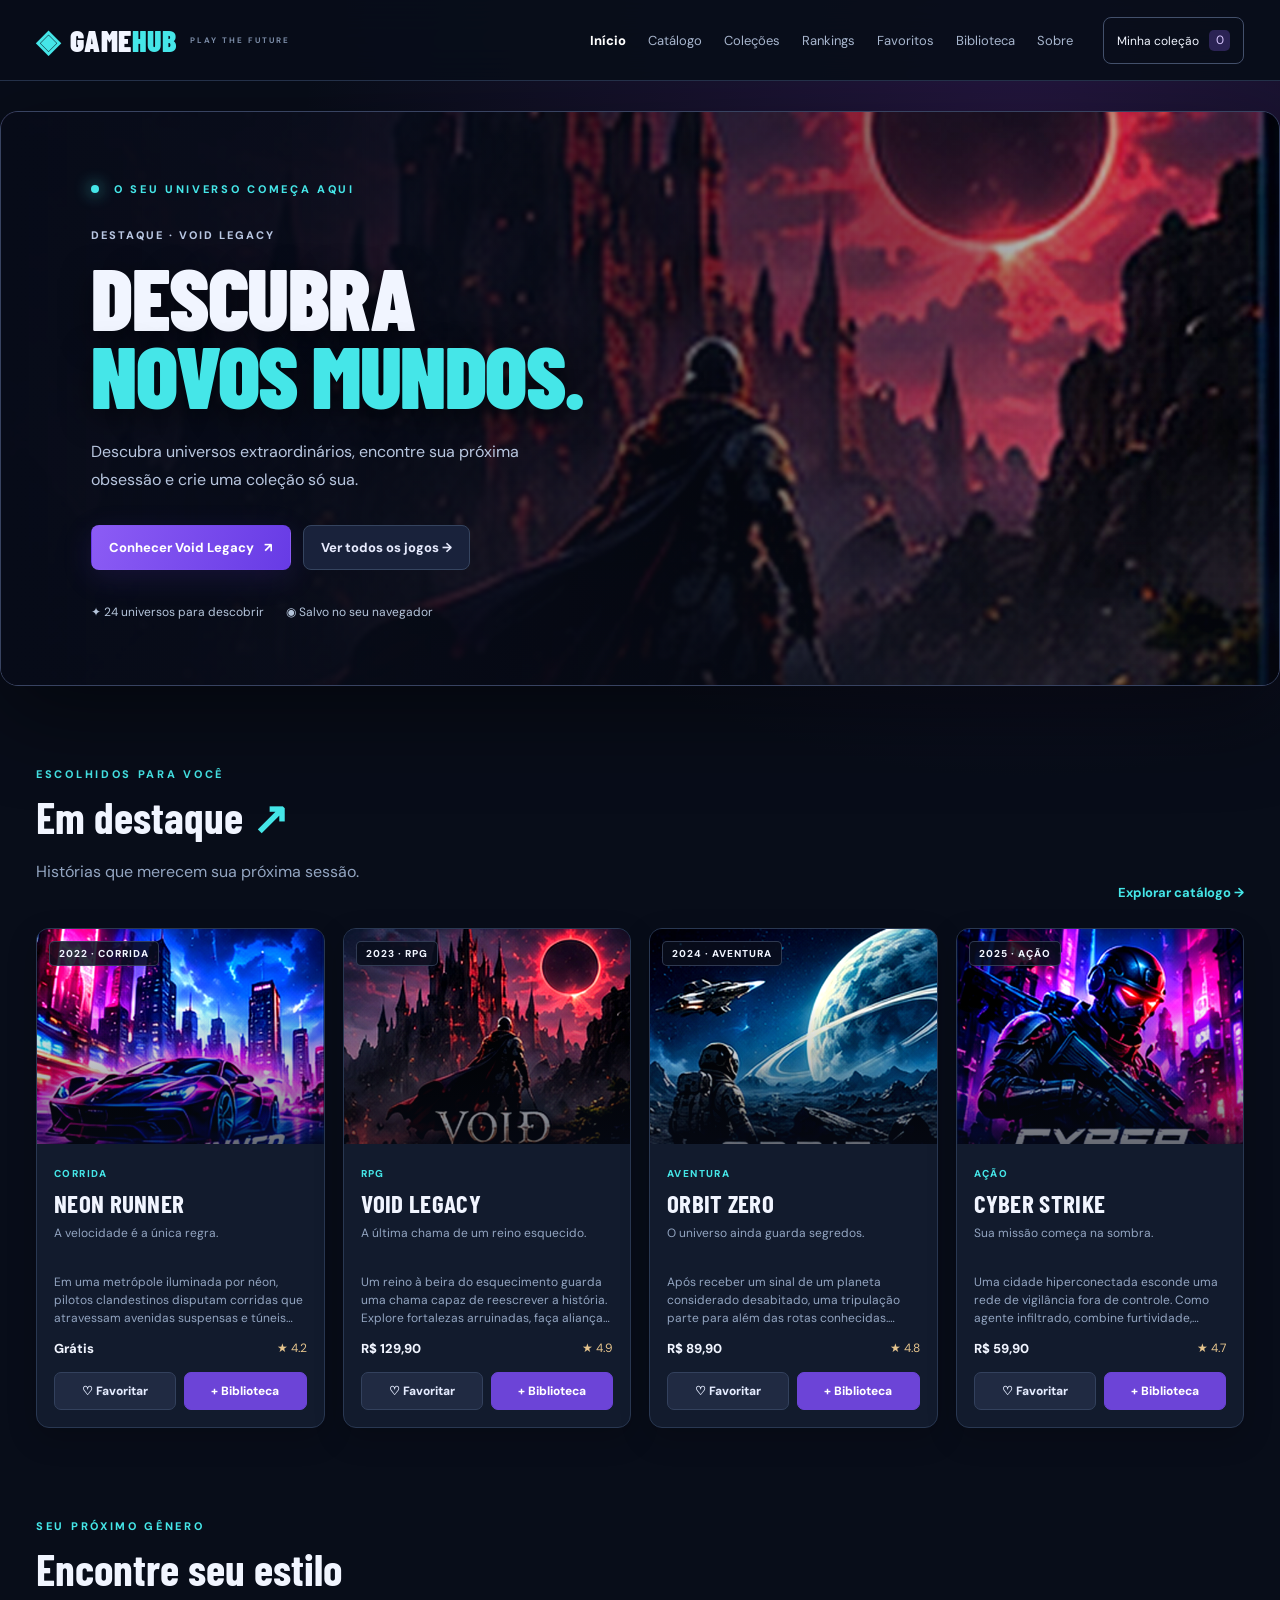
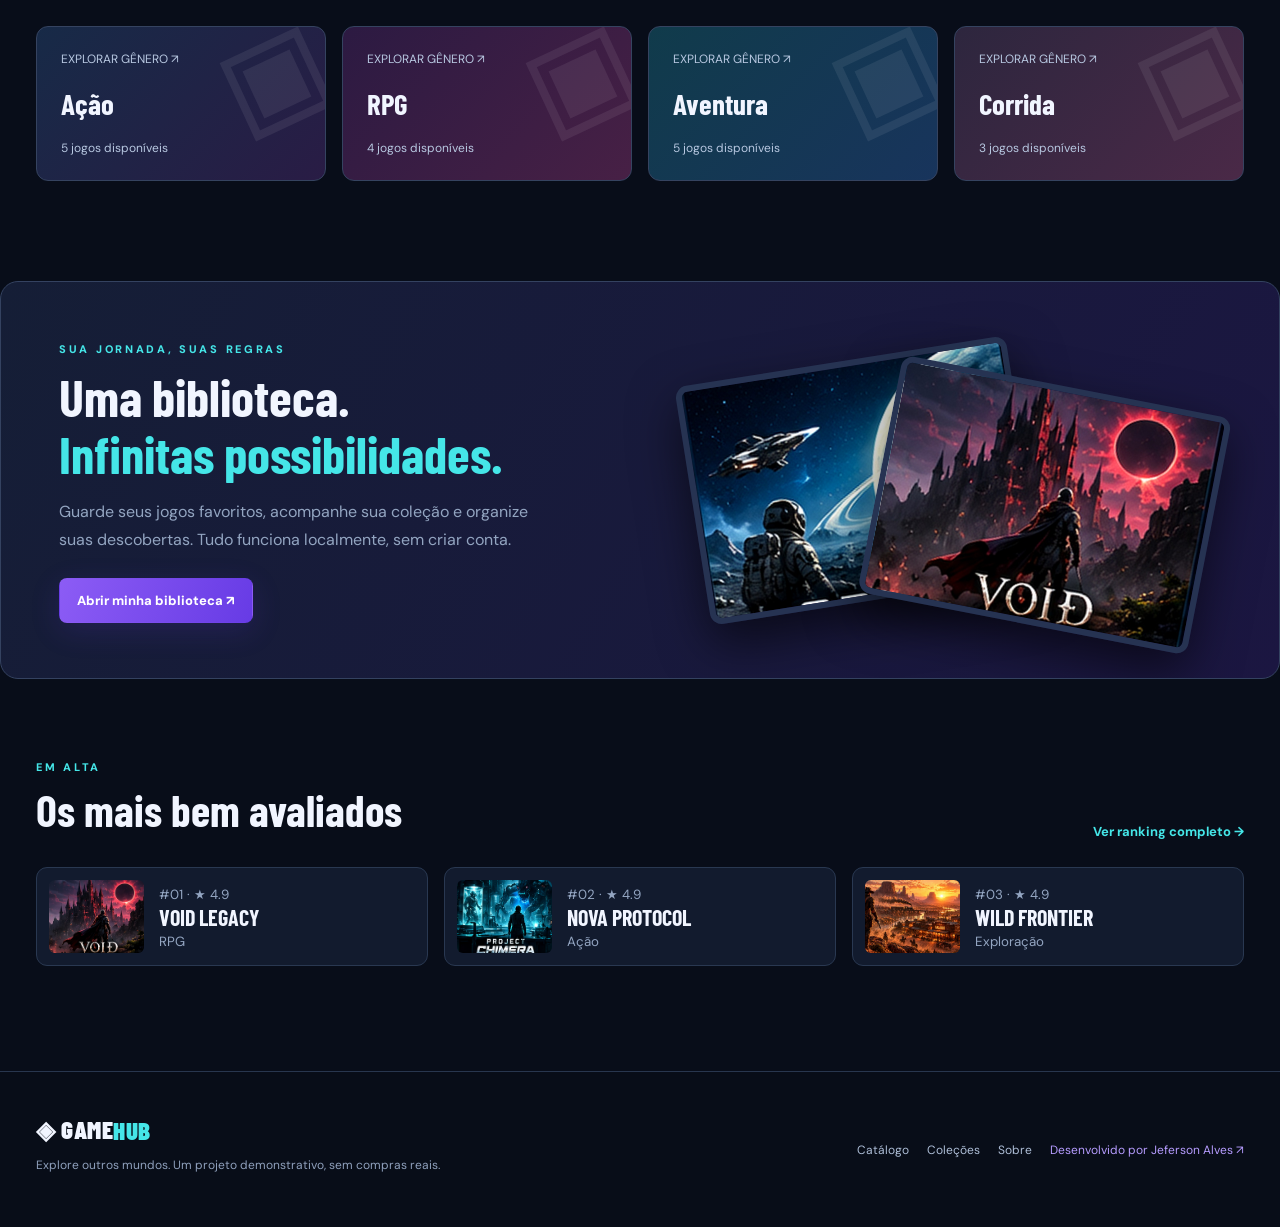
<file: index.html>
<!doctype html>
<html lang="pt-BR">
  <head>
    <meta charset="UTF-8" />
    <meta name="viewport" content="width=device-width,initial-scale=1" />
    <meta name="theme-color" content="#080d19" />
    <meta
      name="description"
      content="GameHub — universo de jogos fictícios com catálogo, coleções, favoritos e biblioteca interativa."
    />
    <title>Início | GameHub</title>
    <link rel="stylesheet" href="styles.css" />
  </head>
  <body data-page="index">
    <header class="topbar">
      <div class="shell navwrap">
        <a href="index.html" class="brand"
          ><span class="brand-icon">◈</span>GAME<span>HUB</span
          ><small>PLAY THE FUTURE</small></a
        ><button
          id="menuBtn"
          class="menu-btn"
          aria-label="Abrir menu"
          aria-expanded="false"
        >
          ☰
        </button>
        <nav id="nav" class="nav">
          <a href="index.html" class="active">Início</a
          ><a href="catalogo.html" class="">Catálogo</a
          ><a href="colecoes.html" class="">Coleções</a
          ><a href="rankings.html" class="">Rankings</a
          ><a href="favoritos.html" class="">Favoritos</a
          ><a href="biblioteca.html" class="">Biblioteca</a
          ><a href="sobre.html" class="">Sobre</a>
        </nav>
        <a href="biblioteca.html" class="nav-action"
          >Minha coleção <span id="headerCount">0</span></a
        >
      </div>
    </header>
    <main>
      <section class="shell home-hero">
        <div class="hero-art">
          <img src="assets/art/void-legacy.jpg" alt="Arte de Void Legacy" />
        </div>
        <div class="hero-content">
          <span class="eyebrow"
            ><span class="pulse"></span> O SEU UNIVERSO COMEÇA AQUI</span
          >
          <div class="hero-kicker">DESTAQUE · VOID LEGACY</div>
          <h1>DESCUBRA<br /><em>NOVOS MUNDOS.</em></h1>
          <p>
            Descubra universos extraordinários, encontre sua próxima obsessão e
            crie uma coleção só sua.
          </p>
          <div class="actions">
            <a class="btn primary" href="jogo.html?id=2"
              >Conhecer Void Legacy <span>↗</span></a
            ><a class="btn ghost" href="catalogo.html">Ver todos os jogos →</a>
          </div>
          <div class="hero-meta">
            <span>✦ 24 universos para descobrir</span
            ><span>◉ Salvo no seu navegador</span>
          </div>
        </div>
      </section>
      <section class="shell section">
        <div class="section-head">
          <div>
            <span class="eyebrow">ESCOLHIDOS PARA VOCÊ</span>
            <h2>Em destaque <span class="accent">↗</span></h2>
            <p>Histórias que merecem sua próxima sessão.</p>
          </div>
          <a class="text-link" href="catalogo.html">Explorar catálogo →</a>
        </div>
        <div id="featuredGrid" class="game-grid"></div>
      </section>
      <section class="shell section">
        <div class="section-head">
          <div>
            <span class="eyebrow">SEU PRÓXIMO GÊNERO</span>
            <h2>Encontre seu estilo</h2>
          </div>
        </div>
        <div id="genreTiles" class="genre-grid"></div>
      </section>
      <section class="shell split-feature">
        <div>
          <span class="eyebrow">SUA JORNADA, SUAS REGRAS</span>
          <h2>Uma biblioteca.<br /><em>Infinitas possibilidades.</em></h2>
          <p>
            Guarde seus jogos favoritos, acompanhe sua coleção e organize suas
            descobertas. Tudo funciona localmente, sem criar conta.
          </p>
          <a href="biblioteca.html" class="btn primary"
            >Abrir minha biblioteca ↗</a
          >
        </div>
        <div class="stacked-art">
          <img src="assets/art/orbit-zero.jpg" alt="Orbit Zero" /><img
            src="assets/art/void-legacy.jpg"
            alt="Void Legacy"
          />
        </div>
      </section>
      <section class="shell section">
        <div class="section-head">
          <div>
            <span class="eyebrow">EM ALTA</span>
            <h2>Os mais bem avaliados</h2>
          </div>
          <a class="text-link" href="rankings.html">Ver ranking completo →</a>
        </div>
        <div id="homeRanking" class="ranking-mini"></div>
      </section>
    </main>
    <footer class="footer">
      <div class="shell footer-inner">
        <div>
          <a href="index.html" class="brand mini">◈ GAME<span>HUB</span></a>
          <p>
            Explore outros mundos. Um projeto demonstrativo, sem compras reais.
          </p>
        </div>
        <div class="footer-links">
          <a href="catalogo.html">Catálogo</a
          ><a href="colecoes.html">Coleções</a><a href="sobre.html">Sobre</a
          ><a
            href="https://github.com/JefersonAlvesrs"
            target="_blank"
            rel="noopener"
            >Desenvolvido por Jeferson Alves ↗</a
          >
        </div>
      </div>
    </footer>
    <div id="toast" class="toast" role="status" aria-live="polite"></div>
    <script src="data.js"></script>
    <script src="script.js"></script>
  </body>
</html>
</file>
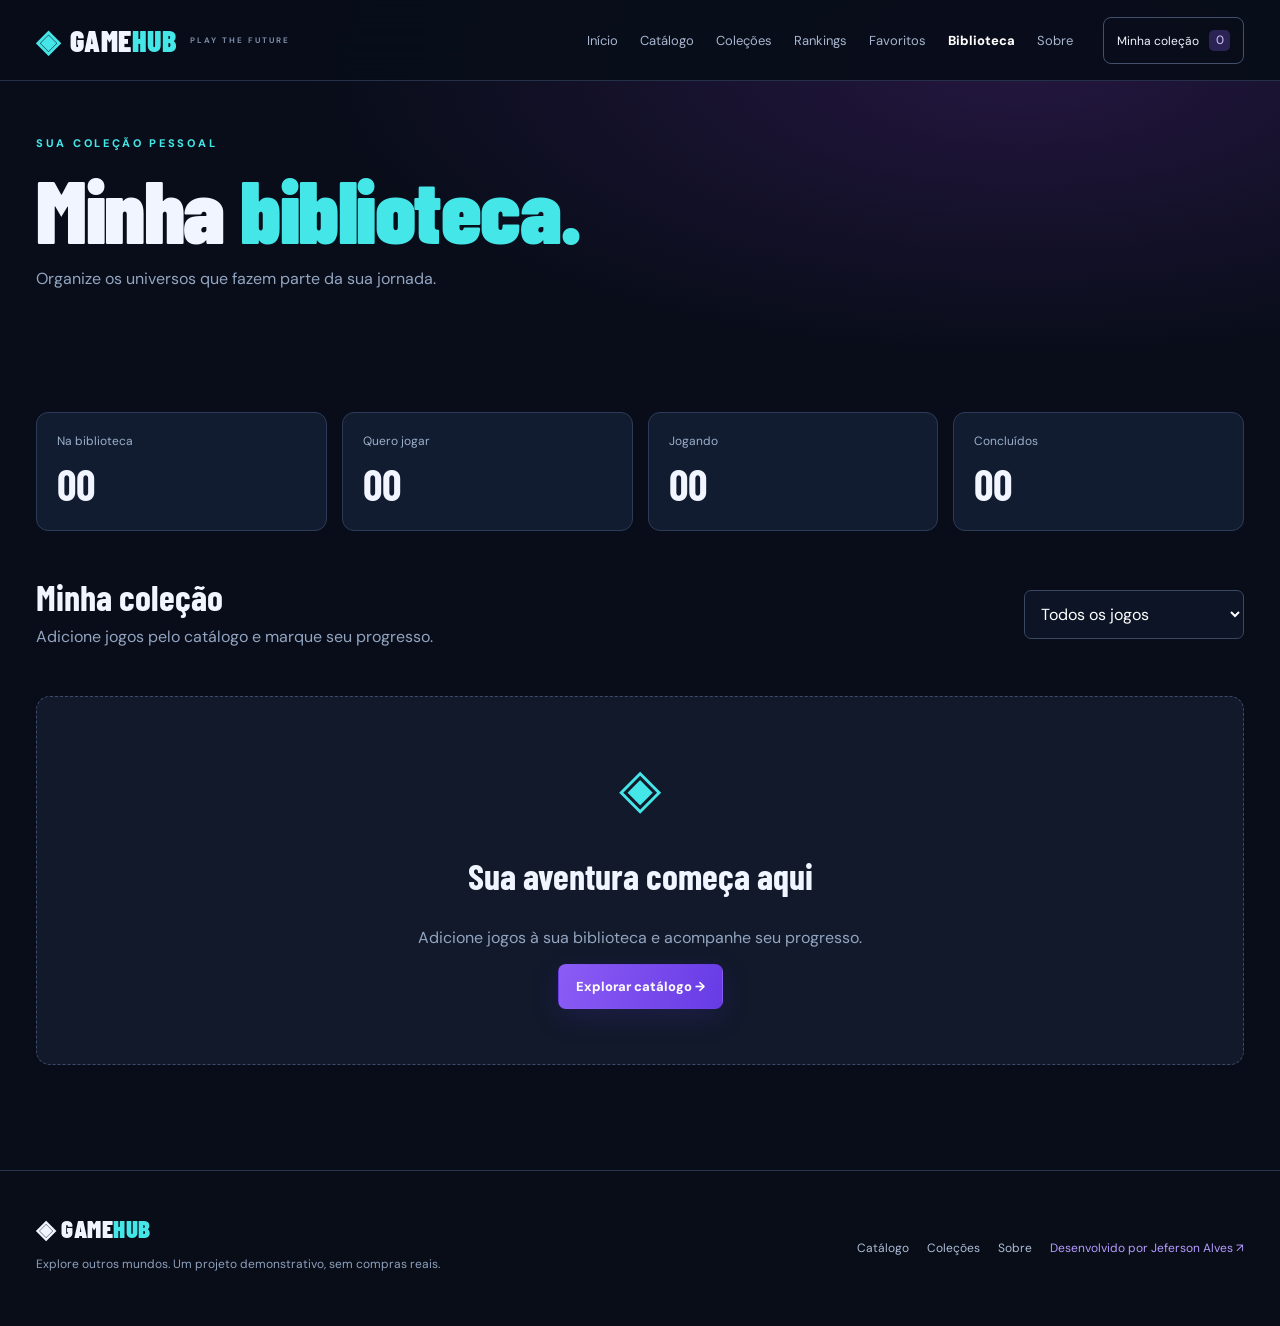
<file: biblioteca.html>
<!doctype html>
<html lang="pt-BR">
  <head>
    <meta charset="UTF-8" />
    <meta name="viewport" content="width=device-width,initial-scale=1" />
    <meta name="theme-color" content="#080d19" />
    <meta
      name="description"
      content="GameHub — universo de jogos fictícios com catálogo, coleções, favoritos e biblioteca interativa."
    />
    <title>Biblioteca | GameHub</title>
    <link rel="stylesheet" href="styles.css" />
  </head>
  <body data-page="biblioteca">
    <header class="topbar">
      <div class="shell navwrap">
        <a href="index.html" class="brand"
          ><span class="brand-icon">◈</span>GAME<span>HUB</span
          ><small>PLAY THE FUTURE</small></a
        ><button
          id="menuBtn"
          class="menu-btn"
          aria-label="Abrir menu"
          aria-expanded="false"
        >
          ☰
        </button>
        <nav id="nav" class="nav">
          <a href="index.html" class="">Início</a
          ><a href="catalogo.html" class="">Catálogo</a
          ><a href="colecoes.html" class="">Coleções</a
          ><a href="rankings.html" class="">Rankings</a
          ><a href="favoritos.html" class="">Favoritos</a
          ><a href="biblioteca.html" class="active">Biblioteca</a
          ><a href="sobre.html" class="">Sobre</a>
        </nav>
        <a href="biblioteca.html" class="nav-action"
          >Minha coleção <span id="headerCount">0</span></a
        >
      </div>
    </header>
    <main>
      <section class="shell page-intro">
        <span class="eyebrow">SUA COLEÇÃO PESSOAL</span>
        <h1>Minha <em>biblioteca.</em></h1>
        <p>Organize os universos que fazem parte da sua jornada.</p>
      </section>
      <section class="shell section">
        <div class="stats-grid" id="libraryStats"></div>
        <div class="library-toolbar">
          <div>
            <h2>Minha coleção</h2>
            <p>Adicione jogos pelo catálogo e marque seu progresso.</p>
          </div>
          <label class="sr-only" for="libFilter">Filtrar biblioteca</label
          ><select id="libFilter">
            <option value="all">Todos os jogos</option>
            <option value="want">Quero jogar</option>
            <option value="playing">Jogando</option>
            <option value="done">Concluídos</option>
          </select>
        </div>
        <div id="libGrid" class="game-grid"></div>
        <div id="libEmpty" class="empty-state" hidden>
          <span class="empty-icon">◈</span>
          <h2>Sua aventura começa aqui</h2>
          <p>Adicione jogos à sua biblioteca e acompanhe seu progresso.</p>
          <a href="catalogo.html" class="btn primary">Explorar catálogo →</a>
        </div>
      </section>
    </main>
    <footer class="footer">
      <div class="shell footer-inner">
        <div>
          <a href="index.html" class="brand mini">◈ GAME<span>HUB</span></a>
          <p>
            Explore outros mundos. Um projeto demonstrativo, sem compras reais.
          </p>
        </div>
        <div class="footer-links">
          <a href="catalogo.html">Catálogo</a
          ><a href="colecoes.html">Coleções</a><a href="sobre.html">Sobre</a
          ><a
            href="https://github.com/JefersonAlvesrs"
            target="_blank"
            rel="noopener"
            >Desenvolvido por Jeferson Alves ↗</a
          >
        </div>
      </div>
    </footer>
    <div id="toast" class="toast" role="status" aria-live="polite"></div>
    <script src="data.js"></script>
    <script src="script.js"></script>
  </body>
</html>
</file>
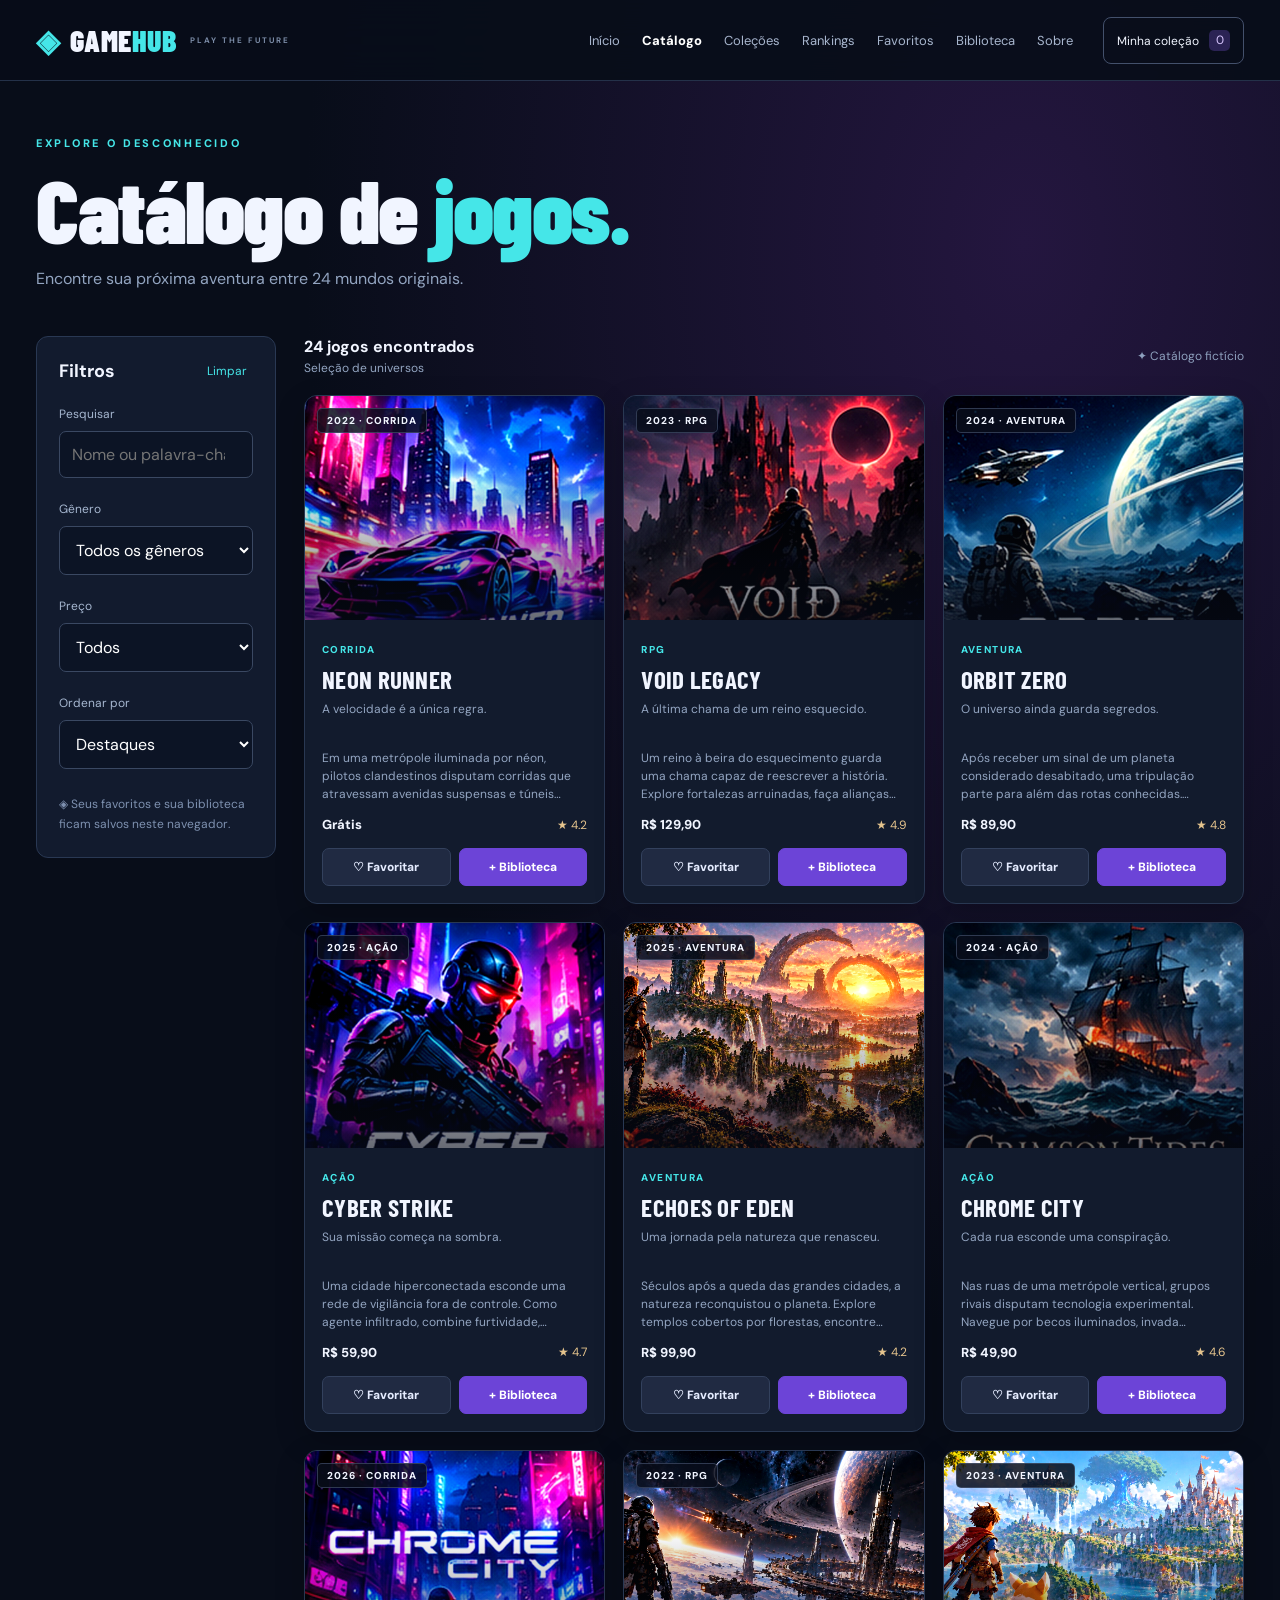
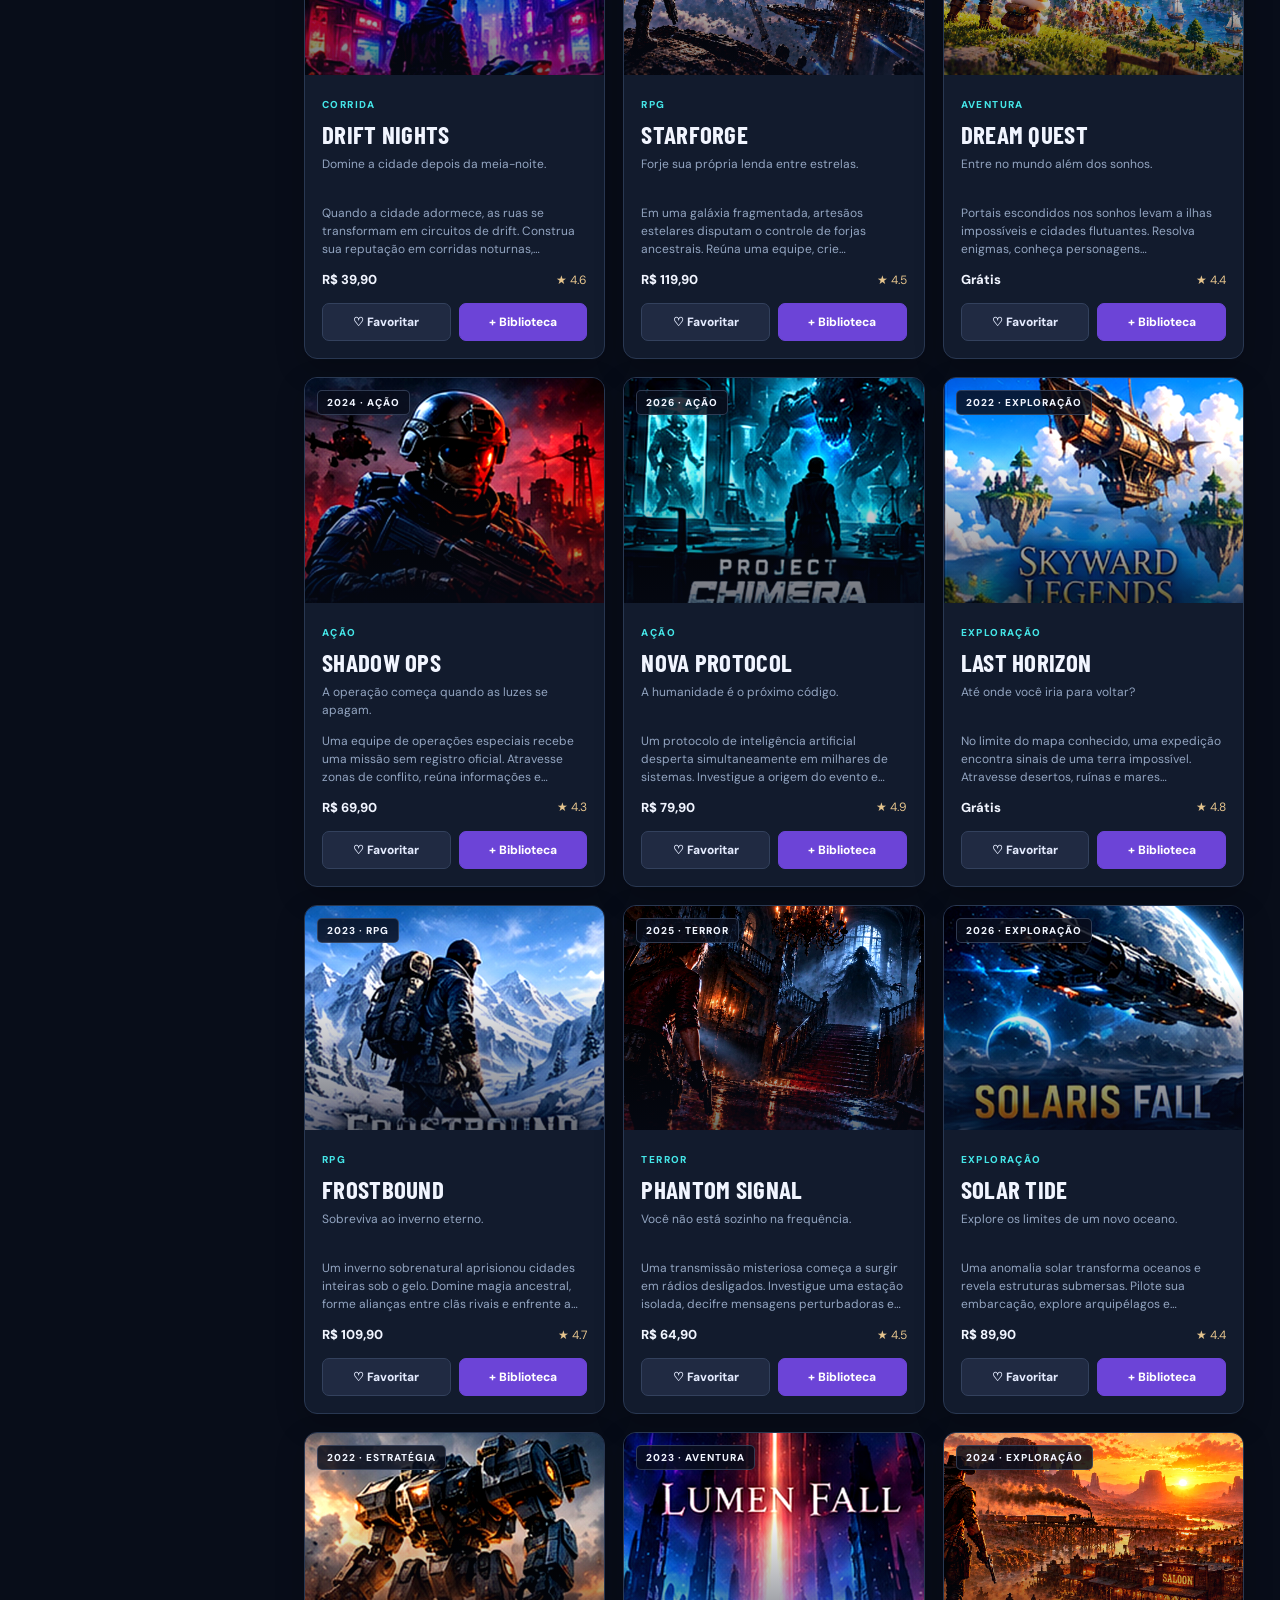
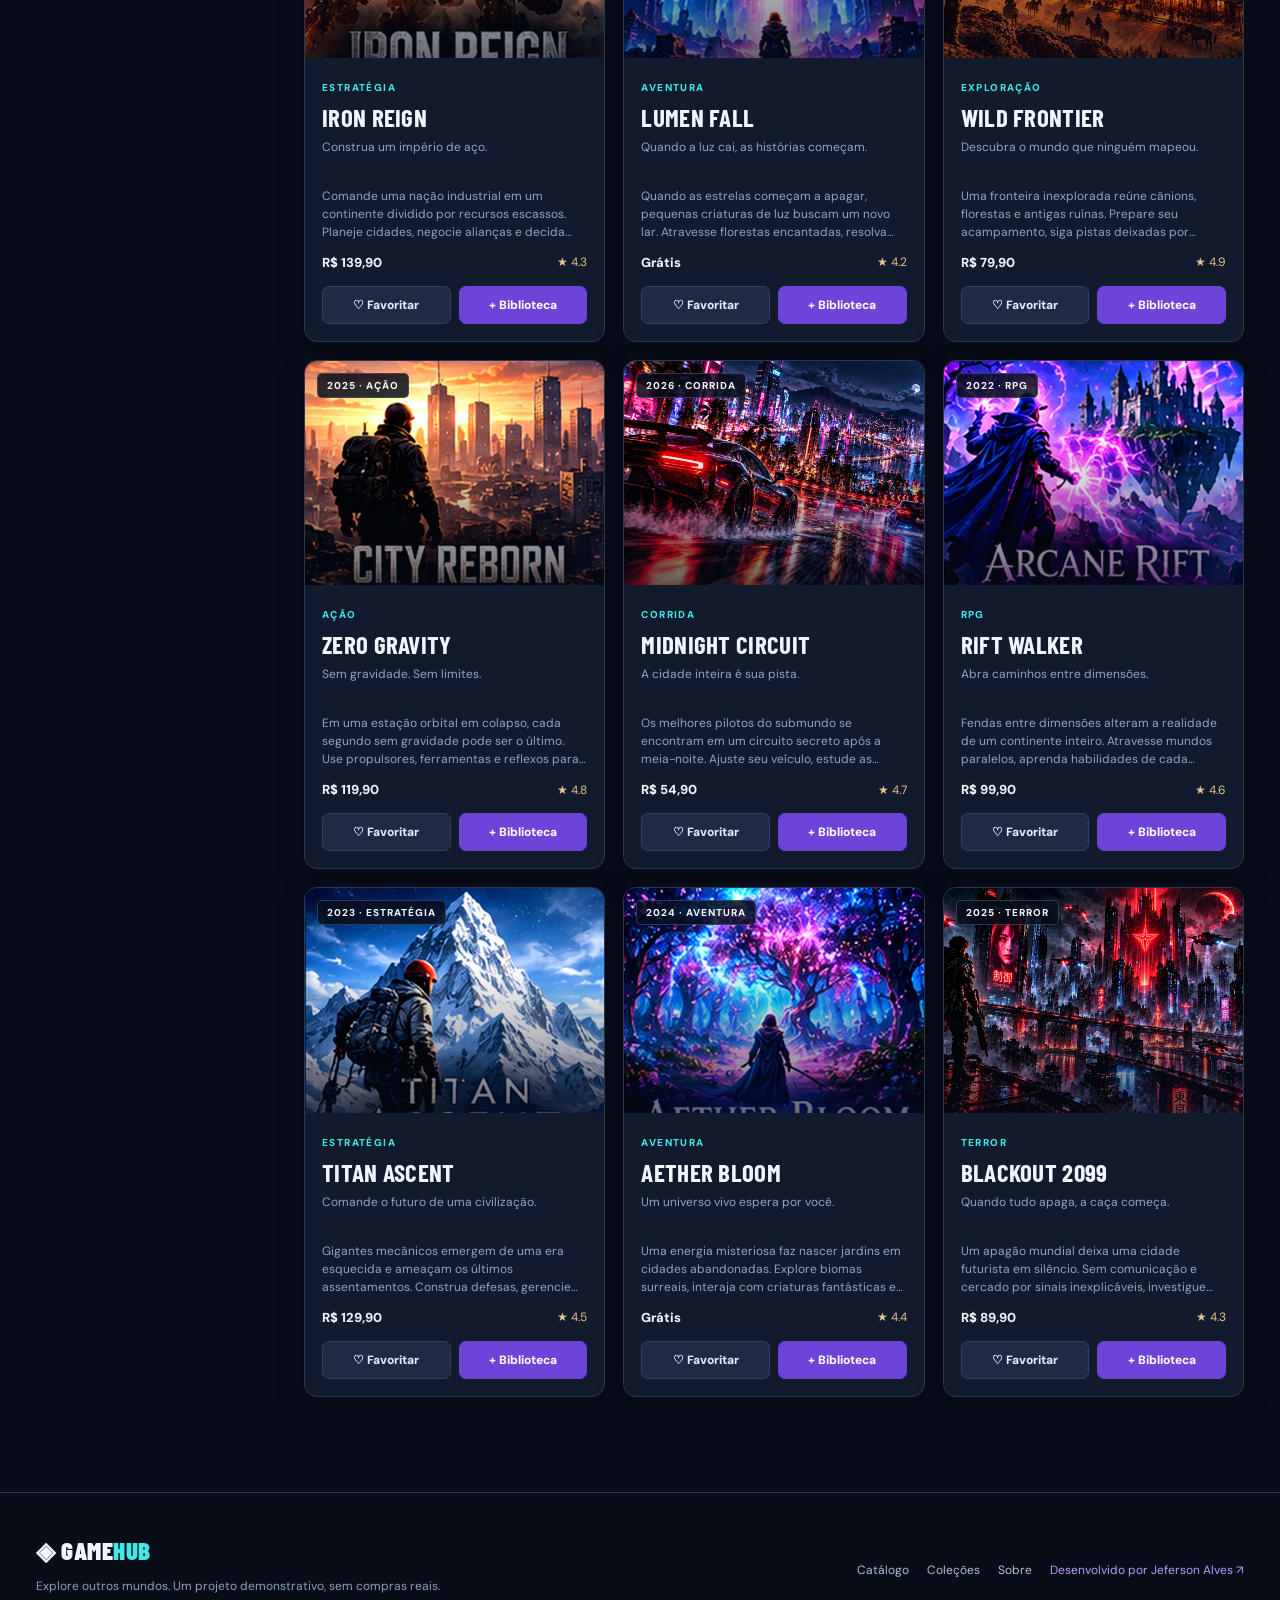
<file: catalogo.html>
<!doctype html>
<html lang="pt-BR">
  <head>
    <meta charset="UTF-8" />
    <meta name="viewport" content="width=device-width,initial-scale=1" />
    <meta name="theme-color" content="#080d19" />
    <meta
      name="description"
      content="GameHub — universo de jogos fictícios com catálogo, coleções, favoritos e biblioteca interativa."
    />
    <title>Catálogo | GameHub</title>
    <link rel="stylesheet" href="styles.css" />
  </head>
  <body data-page="catalogo">
    <header class="topbar">
      <div class="shell navwrap">
        <a href="index.html" class="brand"
          ><span class="brand-icon">◈</span>GAME<span>HUB</span
          ><small>PLAY THE FUTURE</small></a
        ><button
          id="menuBtn"
          class="menu-btn"
          aria-label="Abrir menu"
          aria-expanded="false"
        >
          ☰
        </button>
        <nav id="nav" class="nav">
          <a href="index.html" class="">Início</a
          ><a href="catalogo.html" class="active">Catálogo</a
          ><a href="colecoes.html" class="">Coleções</a
          ><a href="rankings.html" class="">Rankings</a
          ><a href="favoritos.html" class="">Favoritos</a
          ><a href="biblioteca.html" class="">Biblioteca</a
          ><a href="sobre.html" class="">Sobre</a>
        </nav>
        <a href="biblioteca.html" class="nav-action"
          >Minha coleção <span id="headerCount">0</span></a
        >
      </div>
    </header>
    <main>
      <section class="shell page-intro">
        <span class="eyebrow">EXPLORE O DESCONHECIDO</span>
        <h1>Catálogo de <em>jogos.</em></h1>
        <p>Encontre sua próxima aventura entre 24 mundos originais.</p>
      </section>
      <section class="shell catalog-layout">
        <aside class="filter-panel">
          <div class="filter-title">
            <h3>Filtros</h3>
            <button id="resetFilters" class="link-button">Limpar</button>
          </div>
          <label for="search">Pesquisar</label
          ><input
            id="search"
            type="search"
            placeholder="Nome ou palavra-chave…"
          /><label for="genre">Gênero</label
          ><select id="genre">
            <option value="">Todos os gêneros</option></select
          ><label for="price">Preço</label
          ><select id="price">
            <option value="">Todos</option>
            <option value="free">Gratuitos</option>
            <option value="paid">Pagos</option>
            <option value="under60">Até R$ 60</option></select
          ><label for="sort">Ordenar por</label
          ><select id="sort">
            <option value="popular">Destaques</option>
            <option value="rating">Melhor avaliação</option>
            <option value="recent">Mais recentes</option>
            <option value="low">Menor preço</option>
            <option value="high">Maior preço</option>
            <option value="name">Nome A–Z</option>
          </select>
          <div class="filter-note">
            ◈ Seus favoritos e sua biblioteca ficam salvos neste navegador.
          </div>
        </aside>
        <div>
          <div class="results-head">
            <div>
              <strong id="resultsCount">24 jogos</strong
              ><span>Seleção de universos</span>
            </div>
            <div class="catalog-note">✦ Catálogo fictício</div>
          </div>
          <div id="catalogGrid" class="game-grid catalog-grid"></div>
          <div id="emptyState" class="empty-state" hidden>
            <strong>Nenhum jogo encontrado</strong>
            <p>Tente alterar sua busca ou os filtros.</p>
            <button id="emptyReset" class="btn ghost">Limpar filtros</button>
          </div>
        </div>
      </section>
    </main>
    <footer class="footer">
      <div class="shell footer-inner">
        <div>
          <a href="index.html" class="brand mini">◈ GAME<span>HUB</span></a>
          <p>
            Explore outros mundos. Um projeto demonstrativo, sem compras reais.
          </p>
        </div>
        <div class="footer-links">
          <a href="catalogo.html">Catálogo</a
          ><a href="colecoes.html">Coleções</a><a href="sobre.html">Sobre</a
          ><a
            href="https://github.com/JefersonAlvesrs"
            target="_blank"
            rel="noopener"
            >Desenvolvido por Jeferson Alves ↗</a
          >
        </div>
      </div>
    </footer>
    <div id="toast" class="toast" role="status" aria-live="polite"></div>
    <script src="data.js"></script>
    <script src="script.js"></script>
  </body>
</html>
</file>
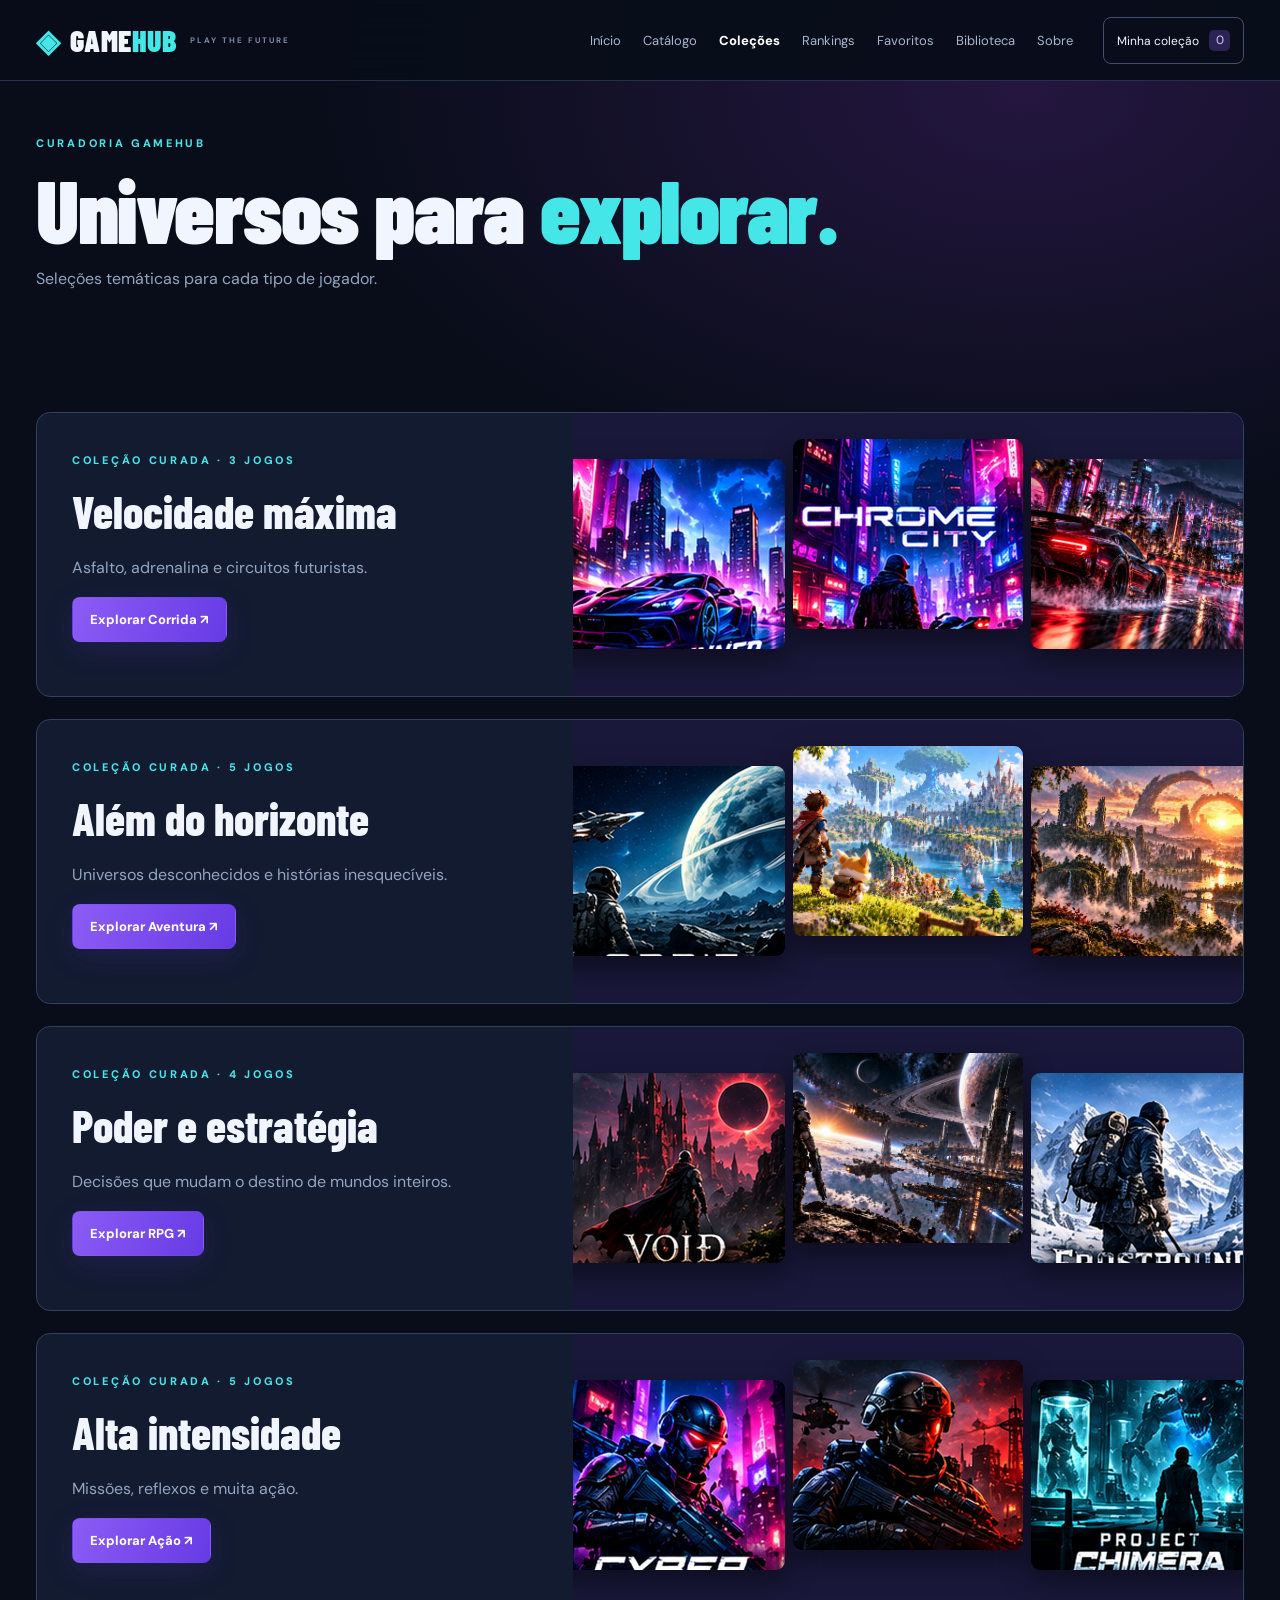
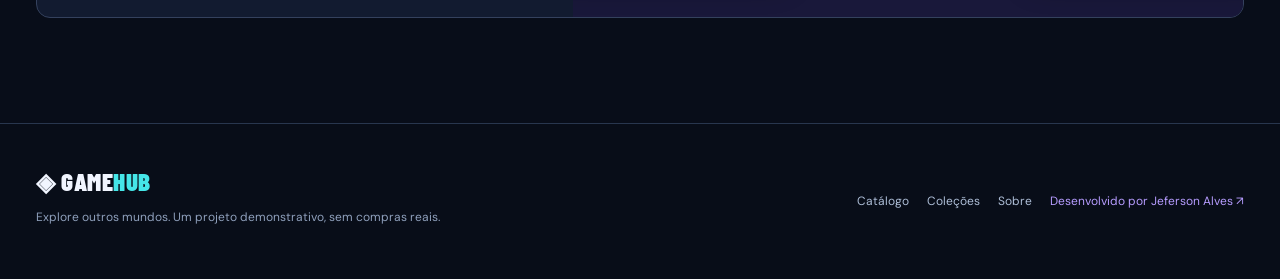
<file: colecoes.html>
<!doctype html>
<html lang="pt-BR">
  <head>
    <meta charset="UTF-8" />
    <meta name="viewport" content="width=device-width,initial-scale=1" />
    <meta name="theme-color" content="#080d19" />
    <meta
      name="description"
      content="GameHub — universo de jogos fictícios com catálogo, coleções, favoritos e biblioteca interativa."
    />
    <title>Coleções | GameHub</title>
    <link rel="stylesheet" href="styles.css" />
  </head>
  <body data-page="colecoes">
    <header class="topbar">
      <div class="shell navwrap">
        <a href="index.html" class="brand"
          ><span class="brand-icon">◈</span>GAME<span>HUB</span
          ><small>PLAY THE FUTURE</small></a
        ><button
          id="menuBtn"
          class="menu-btn"
          aria-label="Abrir menu"
          aria-expanded="false"
        >
          ☰
        </button>
        <nav id="nav" class="nav">
          <a href="index.html" class="">Início</a
          ><a href="catalogo.html" class="">Catálogo</a
          ><a href="colecoes.html" class="active">Coleções</a
          ><a href="rankings.html" class="">Rankings</a
          ><a href="favoritos.html" class="">Favoritos</a
          ><a href="biblioteca.html" class="">Biblioteca</a
          ><a href="sobre.html" class="">Sobre</a>
        </nav>
        <a href="biblioteca.html" class="nav-action"
          >Minha coleção <span id="headerCount">0</span></a
        >
      </div>
    </header>
    <main>
      <section class="shell page-intro">
        <span class="eyebrow">CURADORIA GAMEHUB</span>
        <h1>Universos para <em>explorar.</em></h1>
        <p>Seleções temáticas para cada tipo de jogador.</p>
      </section>
      <section class="shell section">
        <div id="collectionList" class="collection-list"></div>
      </section>
    </main>
    <footer class="footer">
      <div class="shell footer-inner">
        <div>
          <a href="index.html" class="brand mini">◈ GAME<span>HUB</span></a>
          <p>
            Explore outros mundos. Um projeto demonstrativo, sem compras reais.
          </p>
        </div>
        <div class="footer-links">
          <a href="catalogo.html">Catálogo</a
          ><a href="colecoes.html">Coleções</a><a href="sobre.html">Sobre</a
          ><a
            href="https://github.com/JefersonAlvesrs"
            target="_blank"
            rel="noopener"
            >Desenvolvido por Jeferson Alves ↗</a
          >
        </div>
      </div>
    </footer>
    <div id="toast" class="toast" role="status" aria-live="polite"></div>
    <script src="data.js"></script>
    <script src="script.js"></script>
  </body>
</html>
</file>
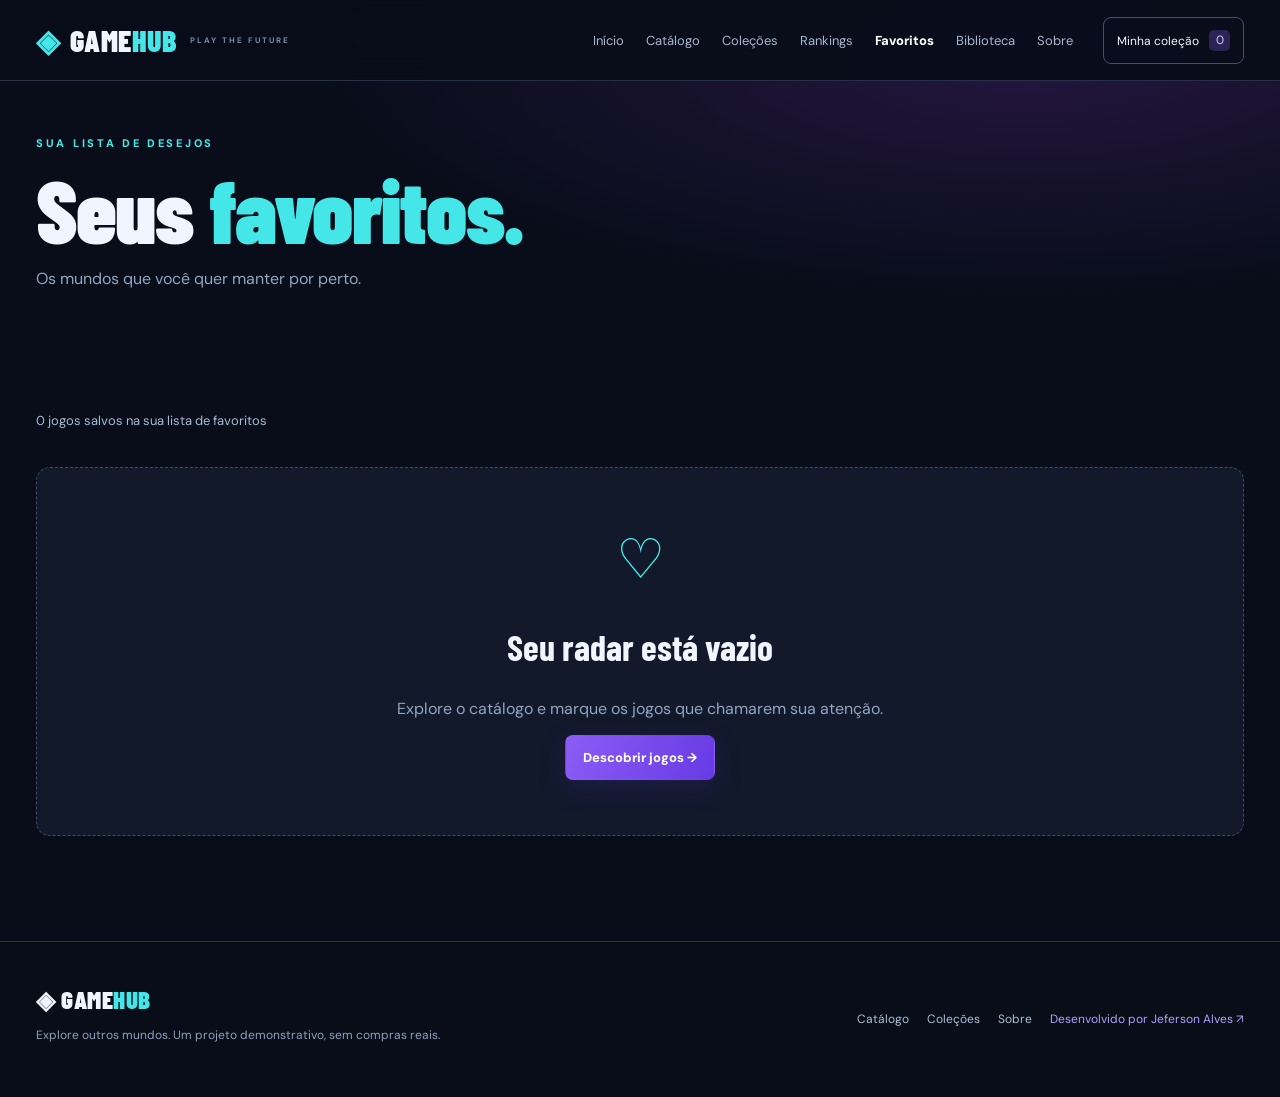
<file: favoritos.html>
<!doctype html>
<html lang="pt-BR">
  <head>
    <meta charset="UTF-8" />
    <meta name="viewport" content="width=device-width,initial-scale=1" />
    <meta name="theme-color" content="#080d19" />
    <meta
      name="description"
      content="GameHub — universo de jogos fictícios com catálogo, coleções, favoritos e biblioteca interativa."
    />
    <title>Favoritos | GameHub</title>
    <link rel="stylesheet" href="styles.css" />
  </head>
  <body data-page="favoritos">
    <header class="topbar">
      <div class="shell navwrap">
        <a href="index.html" class="brand"
          ><span class="brand-icon">◈</span>GAME<span>HUB</span
          ><small>PLAY THE FUTURE</small></a
        ><button
          id="menuBtn"
          class="menu-btn"
          aria-label="Abrir menu"
          aria-expanded="false"
        >
          ☰
        </button>
        <nav id="nav" class="nav">
          <a href="index.html" class="">Início</a
          ><a href="catalogo.html" class="">Catálogo</a
          ><a href="colecoes.html" class="">Coleções</a
          ><a href="rankings.html" class="">Rankings</a
          ><a href="favoritos.html" class="active">Favoritos</a
          ><a href="biblioteca.html" class="">Biblioteca</a
          ><a href="sobre.html" class="">Sobre</a>
        </nav>
        <a href="biblioteca.html" class="nav-action"
          >Minha coleção <span id="headerCount">0</span></a
        >
      </div>
    </header>
    <main>
      <section class="shell page-intro">
        <span class="eyebrow">SUA LISTA DE DESEJOS</span>
        <h1>Seus <em>favoritos.</em></h1>
        <p>Os mundos que você quer manter por perto.</p>
      </section>
      <section class="shell section">
        <div id="favSummary" class="summary-strip"></div>
        <div id="favGrid" class="game-grid"></div>
        <div id="favEmpty" class="empty-state" hidden>
          <span class="empty-icon">♡</span>
          <h2>Seu radar está vazio</h2>
          <p>Explore o catálogo e marque os jogos que chamarem sua atenção.</p>
          <a href="catalogo.html" class="btn primary">Descobrir jogos →</a>
        </div>
      </section>
    </main>
    <footer class="footer">
      <div class="shell footer-inner">
        <div>
          <a href="index.html" class="brand mini">◈ GAME<span>HUB</span></a>
          <p>
            Explore outros mundos. Um projeto demonstrativo, sem compras reais.
          </p>
        </div>
        <div class="footer-links">
          <a href="catalogo.html">Catálogo</a
          ><a href="colecoes.html">Coleções</a><a href="sobre.html">Sobre</a
          ><a
            href="https://github.com/JefersonAlvesrs"
            target="_blank"
            rel="noopener"
            >Desenvolvido por Jeferson Alves ↗</a
          >
        </div>
      </div>
    </footer>
    <div id="toast" class="toast" role="status" aria-live="polite"></div>
    <script src="data.js"></script>
    <script src="script.js"></script>
  </body>
</html>
</file>
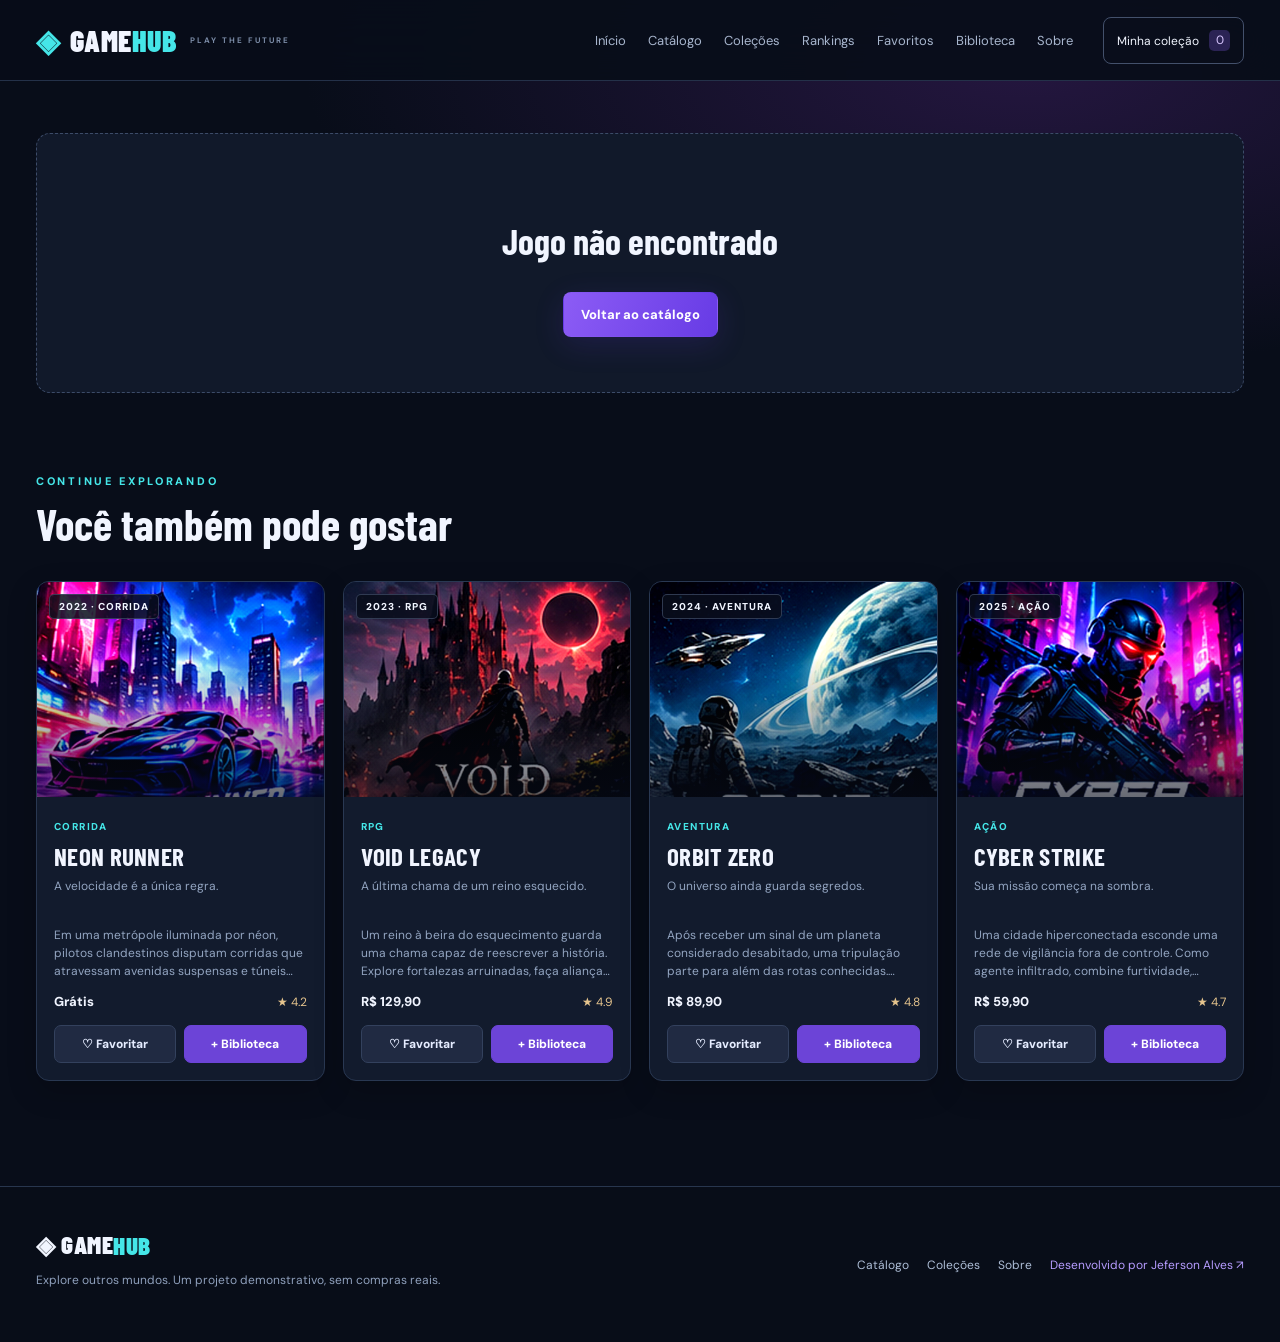
<file: jogo.html>
<!doctype html>
<html lang="pt-BR">
  <head>
    <meta charset="UTF-8" />
    <meta name="viewport" content="width=device-width,initial-scale=1" />
    <meta name="theme-color" content="#080d19" />
    <meta
      name="description"
      content="GameHub — universo de jogos fictícios com catálogo, coleções, favoritos e biblioteca interativa."
    />
    <title>Detalhes do jogo | GameHub</title>
    <link rel="stylesheet" href="styles.css" />
  </head>
  <body data-page="jogo">
    <header class="topbar">
      <div class="shell navwrap">
        <a href="index.html" class="brand"
          ><span class="brand-icon">◈</span>GAME<span>HUB</span
          ><small>PLAY THE FUTURE</small></a
        ><button
          id="menuBtn"
          class="menu-btn"
          aria-label="Abrir menu"
          aria-expanded="false"
        >
          ☰
        </button>
        <nav id="nav" class="nav">
          <a href="index.html" class="">Início</a
          ><a href="catalogo.html" class="">Catálogo</a
          ><a href="colecoes.html" class="">Coleções</a
          ><a href="rankings.html" class="">Rankings</a
          ><a href="favoritos.html" class="">Favoritos</a
          ><a href="biblioteca.html" class="">Biblioteca</a
          ><a href="sobre.html" class="">Sobre</a>
        </nav>
        <a href="biblioteca.html" class="nav-action"
          >Minha coleção <span id="headerCount">0</span></a
        >
      </div>
    </header>
    <main>
      <div id="gameDetail" class="shell detail-wrap"></div>
      <section class="shell section">
        <div class="section-head">
          <div>
            <span class="eyebrow">CONTINUE EXPLORANDO</span>
            <h2>Você também pode gostar</h2>
          </div>
        </div>
        <div id="relatedGrid" class="game-grid"></div>
      </section>
    </main>
    <footer class="footer">
      <div class="shell footer-inner">
        <div>
          <a href="index.html" class="brand mini">◈ GAME<span>HUB</span></a>
          <p>
            Explore outros mundos. Um projeto demonstrativo, sem compras reais.
          </p>
        </div>
        <div class="footer-links">
          <a href="catalogo.html">Catálogo</a
          ><a href="colecoes.html">Coleções</a><a href="sobre.html">Sobre</a
          ><a
            href="https://github.com/JefersonAlvesrs"
            target="_blank"
            rel="noopener"
            >Desenvolvido por Jeferson Alves ↗</a
          >
        </div>
      </div>
    </footer>
    <div id="toast" class="toast" role="status" aria-live="polite"></div>
    <script src="data.js"></script>
    <script src="script.js"></script>
  </body>
</html>
</file>
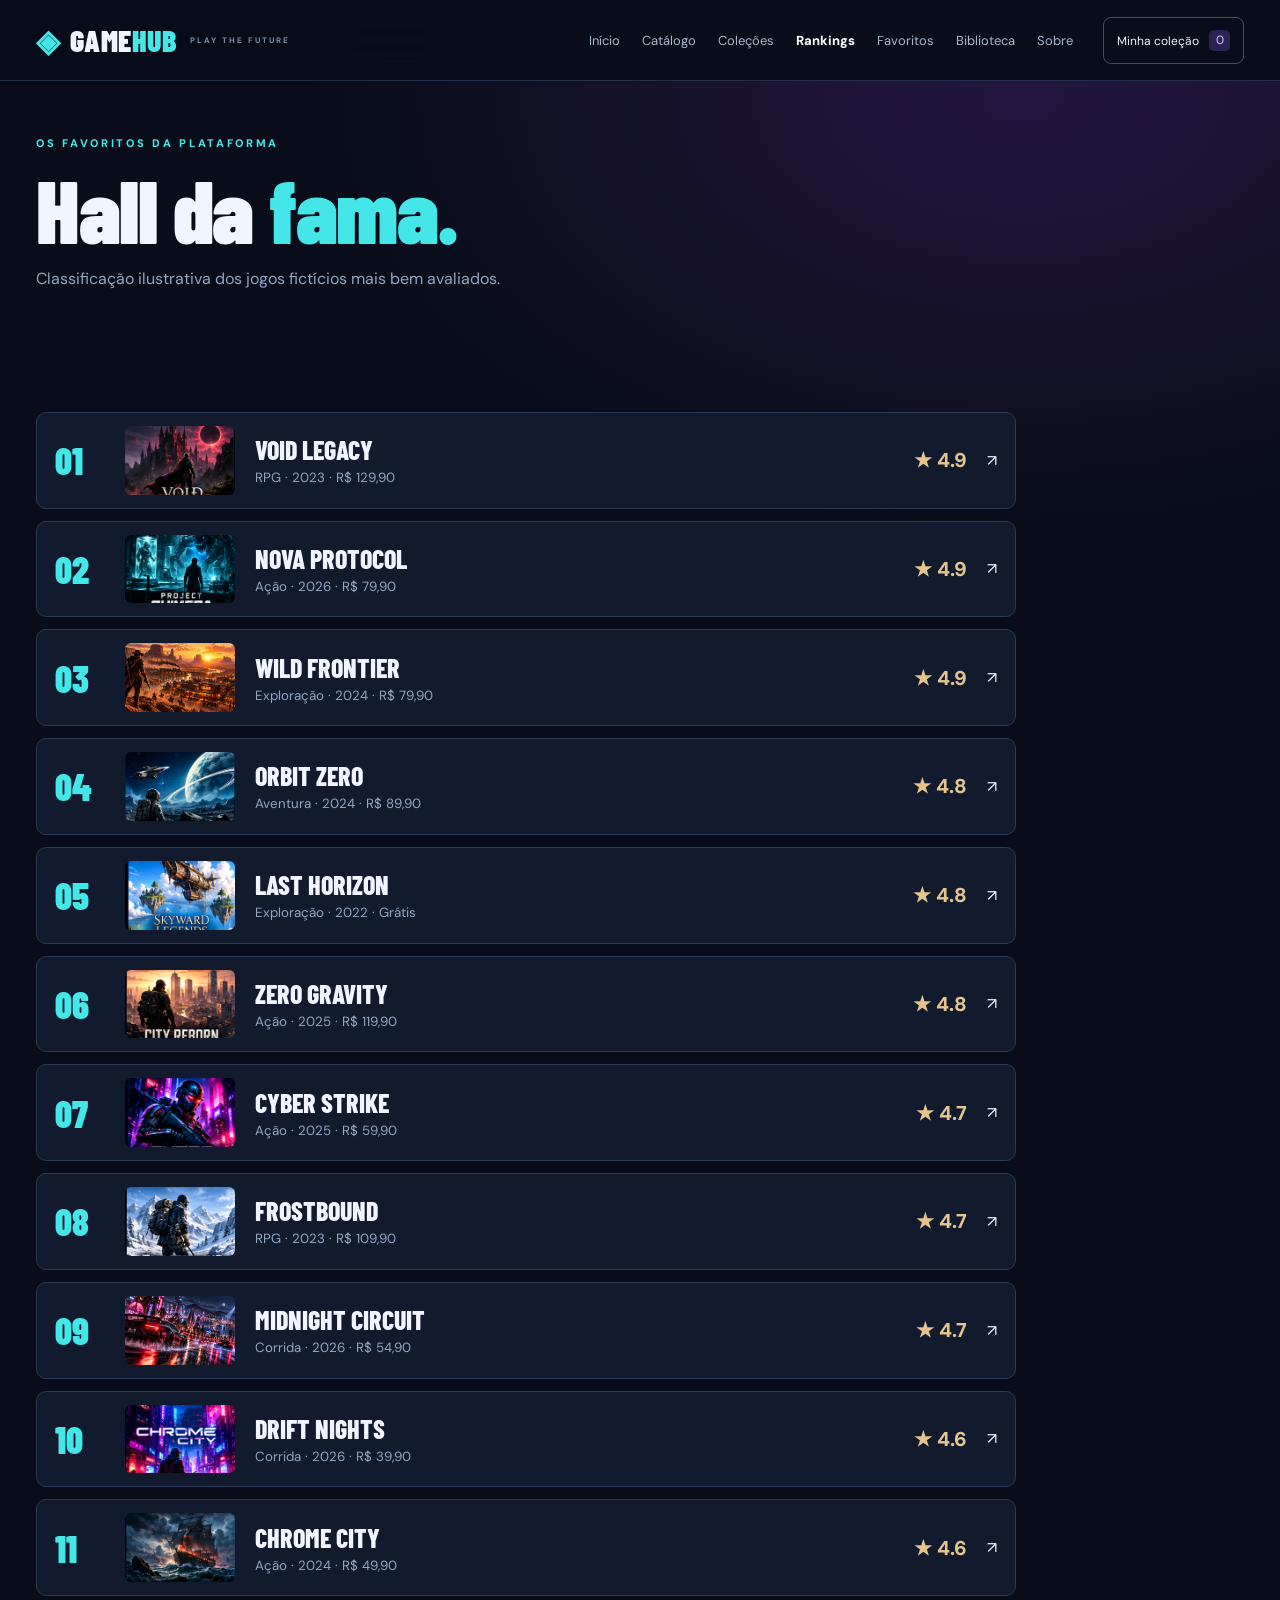
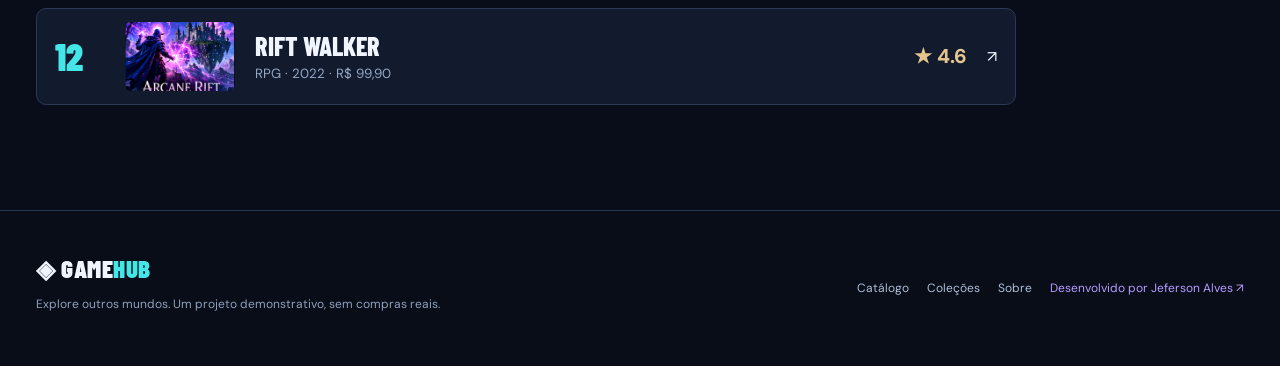
<file: rankings.html>
<!doctype html>
<html lang="pt-BR">
  <head>
    <meta charset="UTF-8" />
    <meta name="viewport" content="width=device-width,initial-scale=1" />
    <meta name="theme-color" content="#080d19" />
    <meta
      name="description"
      content="GameHub — universo de jogos fictícios com catálogo, coleções, favoritos e biblioteca interativa."
    />
    <title>Rankings | GameHub</title>
    <link rel="stylesheet" href="styles.css" />
  </head>
  <body data-page="rankings">
    <header class="topbar">
      <div class="shell navwrap">
        <a href="index.html" class="brand"
          ><span class="brand-icon">◈</span>GAME<span>HUB</span
          ><small>PLAY THE FUTURE</small></a
        ><button
          id="menuBtn"
          class="menu-btn"
          aria-label="Abrir menu"
          aria-expanded="false"
        >
          ☰
        </button>
        <nav id="nav" class="nav">
          <a href="index.html" class="">Início</a
          ><a href="catalogo.html" class="">Catálogo</a
          ><a href="colecoes.html" class="">Coleções</a
          ><a href="rankings.html" class="active">Rankings</a
          ><a href="favoritos.html" class="">Favoritos</a
          ><a href="biblioteca.html" class="">Biblioteca</a
          ><a href="sobre.html" class="">Sobre</a>
        </nav>
        <a href="biblioteca.html" class="nav-action"
          >Minha coleção <span id="headerCount">0</span></a
        >
      </div>
    </header>
    <main>
      <section class="shell page-intro">
        <span class="eyebrow">OS FAVORITOS DA PLATAFORMA</span>
        <h1>Hall da <em>fama.</em></h1>
        <p>Classificação ilustrativa dos jogos fictícios mais bem avaliados.</p>
      </section>
      <section class="shell section">
        <div id="rankingsList" class="ranking-list"></div>
      </section>
    </main>
    <footer class="footer">
      <div class="shell footer-inner">
        <div>
          <a href="index.html" class="brand mini">◈ GAME<span>HUB</span></a>
          <p>
            Explore outros mundos. Um projeto demonstrativo, sem compras reais.
          </p>
        </div>
        <div class="footer-links">
          <a href="catalogo.html">Catálogo</a
          ><a href="colecoes.html">Coleções</a><a href="sobre.html">Sobre</a
          ><a
            href="https://github.com/JefersonAlvesrs"
            target="_blank"
            rel="noopener"
            >Desenvolvido por Jeferson Alves ↗</a
          >
        </div>
      </div>
    </footer>
    <div id="toast" class="toast" role="status" aria-live="polite"></div>
    <script src="data.js"></script>
    <script src="script.js"></script>
  </body>
</html>
</file>
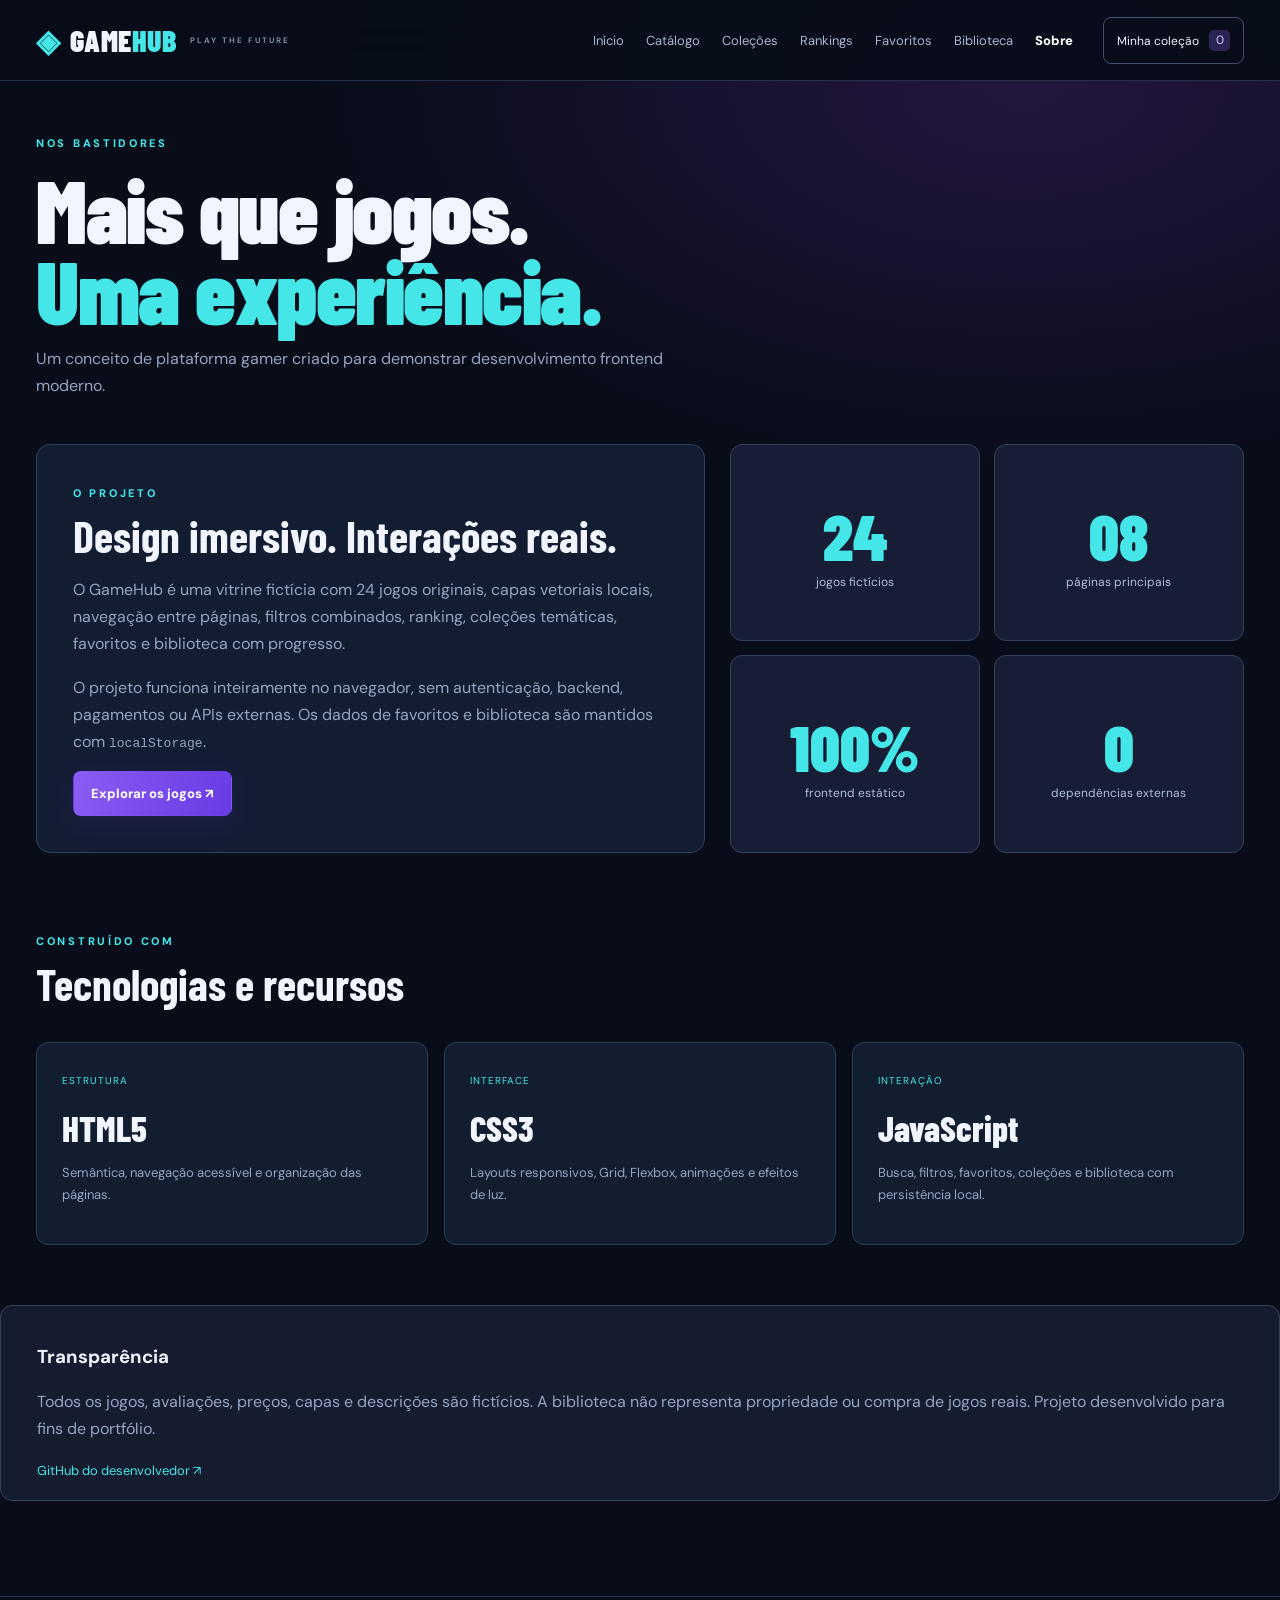
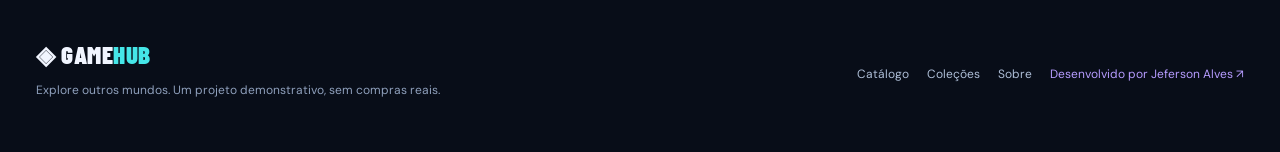
<file: sobre.html>
<!doctype html>
<html lang="pt-BR">
  <head>
    <meta charset="UTF-8" />
    <meta name="viewport" content="width=device-width,initial-scale=1" />
    <meta name="theme-color" content="#080d19" />
    <meta
      name="description"
      content="GameHub — universo de jogos fictícios com catálogo, coleções, favoritos e biblioteca interativa."
    />
    <title>Sobre | GameHub</title>
    <link rel="stylesheet" href="styles.css" />
  </head>
  <body data-page="sobre">
    <header class="topbar">
      <div class="shell navwrap">
        <a href="index.html" class="brand"
          ><span class="brand-icon">◈</span>GAME<span>HUB</span
          ><small>PLAY THE FUTURE</small></a
        ><button
          id="menuBtn"
          class="menu-btn"
          aria-label="Abrir menu"
          aria-expanded="false"
        >
          ☰
        </button>
        <nav id="nav" class="nav">
          <a href="index.html" class="">Início</a
          ><a href="catalogo.html" class="">Catálogo</a
          ><a href="colecoes.html" class="">Coleções</a
          ><a href="rankings.html" class="">Rankings</a
          ><a href="favoritos.html" class="">Favoritos</a
          ><a href="biblioteca.html" class="">Biblioteca</a
          ><a href="sobre.html" class="active">Sobre</a>
        </nav>
        <a href="biblioteca.html" class="nav-action"
          >Minha coleção <span id="headerCount">0</span></a
        >
      </div>
    </header>
    <main>
      <section class="shell page-intro">
        <span class="eyebrow">NOS BASTIDORES</span>
        <h1>Mais que jogos.<br /><em>Uma experiência.</em></h1>
        <p>
          Um conceito de plataforma gamer criado para demonstrar desenvolvimento
          frontend moderno.
        </p>
      </section>
      <section class="shell about-grid">
        <div class="about-main">
          <span class="eyebrow">O PROJETO</span>
          <h2>Design imersivo. Interações reais.</h2>
          <p>
            O GameHub é uma vitrine fictícia com 24 jogos originais, capas
            vetoriais locais, navegação entre páginas, filtros combinados,
            ranking, coleções temáticas, favoritos e biblioteca com progresso.
          </p>
          <p>
            O projeto funciona inteiramente no navegador, sem autenticação,
            backend, pagamentos ou APIs externas. Os dados de favoritos e
            biblioteca são mantidos com <code>localStorage</code>.
          </p>
          <a href="catalogo.html" class="btn primary">Explorar os jogos ↗</a>
        </div>
        <div class="about-points">
          <div><strong>24</strong><span>jogos fictícios</span></div>
          <div><strong>08</strong><span>páginas principais</span></div>
          <div><strong>100%</strong><span>frontend estático</span></div>
          <div><strong>0</strong><span>dependências externas</span></div>
        </div>
      </section>
      <section class="shell section">
        <div class="section-head">
          <div>
            <span class="eyebrow">CONSTRUÍDO COM</span>
            <h2>Tecnologias e recursos</h2>
          </div>
        </div>
        <div class="tech-grid">
          <article>
            <span>ESTRUTURA</span>
            <h3>HTML5</h3>
            <p>Semântica, navegação acessível e organização das páginas.</p>
          </article>
          <article>
            <span>INTERFACE</span>
            <h3>CSS3</h3>
            <p>
              Layouts responsivos, Grid, Flexbox, animações e efeitos de luz.
            </p>
          </article>
          <article>
            <span>INTERAÇÃO</span>
            <h3>JavaScript</h3>
            <p>
              Busca, filtros, favoritos, coleções e biblioteca com persistência
              local.
            </p>
          </article>
        </div>
      </section>
      <section class="shell disclaimer">
        <h3>Transparência</h3>
        <p>
          Todos os jogos, avaliações, preços, capas e descrições são fictícios.
          A biblioteca não representa propriedade ou compra de jogos reais.
          Projeto desenvolvido para fins de portfólio.
        </p>
        <a
          href="https://github.com/JefersonAlvesrs"
          target="_blank"
          rel="noopener"
          >GitHub do desenvolvedor ↗</a
        >
      </section>
    </main>
    <footer class="footer">
      <div class="shell footer-inner">
        <div>
          <a href="index.html" class="brand mini">◈ GAME<span>HUB</span></a>
          <p>
            Explore outros mundos. Um projeto demonstrativo, sem compras reais.
          </p>
        </div>
        <div class="footer-links">
          <a href="catalogo.html">Catálogo</a
          ><a href="colecoes.html">Coleções</a><a href="sobre.html">Sobre</a
          ><a
            href="https://github.com/JefersonAlvesrs"
            target="_blank"
            rel="noopener"
            >Desenvolvido por Jeferson Alves ↗</a
          >
        </div>
      </div>
    </footer>
    <div id="toast" class="toast" role="status" aria-live="polite"></div>
    <script src="data.js"></script>
    <script src="script.js"></script>
  </body>
</html>
</file>
<file: styles.css>
@import url("https://fonts.googleapis.com/css2?family=Barlow+Condensed:wght@600;700;800;900&family=DM+Sans:wght@400;500;600;700;800&display=swap");
:root {
  --bg: #080d19;
  --surface: #111a2c;
  --surface2: #172138;
  --stroke: #28354e;
  --text: #f1f5ff;
  --muted: #93a5c1;
  --cyan: #45e6e8;
  --purple: #8b5cf6;
  --pink: #f66bc4;
}
* {
  box-sizing: border-box;
}
html {
  scroll-behavior: smooth;
}
body {
  margin: 0;
  background:
    radial-gradient(ellipse 75% 30% at 80% 5%, #24163f 0, transparent 75%),
    var(--bg);
  color: var(--text);
  font-family: "DM Sans", Arial, sans-serif;
  min-height: 100vh;
}
a {
  color: inherit;
  text-decoration: none;
}
button,
input,
select {
  font: inherit;
}
button {
  cursor: pointer;
}
img {
  max-width: 100%;
  display: block;
}
.shell {
  max-width: 1380px;
  padding: 0 36px;
  margin: auto;
}
.topbar {
  position: sticky;
  top: 0;
  z-index: 20;
  background: #080d19ed;
  border-bottom: 1px solid #243149;
  backdrop-filter: blur(20px);
}
.navwrap {
  display: flex;
  align-items: center;
  gap: 30px;
  min-height: 80px;
}
.brand {
  display: inline-flex;
  align-items: center;
  font-family: "Barlow Condensed", sans-serif;
  font-size: 30px;
  font-weight: 900;
  letter-spacing: 0.5px;
  white-space: nowrap;
}
.brand > span:not(.brand-icon) {
  color: var(--cyan);
}
.brand-icon {
  color: var(--cyan);
  margin-right: 9px;
  font-size: 31px;
}
.brand small {
  font: 700 8px "DM Sans";
  letter-spacing: 2px;
  color: #7c8da8;
  margin-left: 13px;
}
.nav {
  display: flex;
  align-items: center;
  gap: 22px;
  margin-left: auto;
}
.nav a {
  font-size: 13px;
  color: #a8b6ce;
  transition: color 0.2s;
}
.nav a:hover,
.nav a.active {
  color: #fff;
}
.nav a.active {
  font-weight: 800;
}
.nav-action {
  font-size: 12px;
  border: 1px solid #43506b;
  border-radius: 8px;
  padding: 12px 13px;
  white-space: nowrap;
}
.nav-action span {
  display: inline-grid;
  place-items: center;
  border-radius: 5px;
  background: #2b2354;
  color: #d9c7ff;
  margin-left: 7px;
  min-width: 21px;
  height: 21px;
}
.menu-btn {
  display: none;
}
.home-hero {
  position: relative;
  margin-top: 30px;
  min-height: 530px;
  border: 1px solid #394568;
  border-radius: 18px;
  overflow: hidden;
  display: flex;
  align-items: center;
  background: #141b31;
}
.hero-art {
  position: absolute;
  inset: 0 0 0 37%;
  opacity: 0.96;
}
.hero-art img {
  width: 100%;
  height: 100%;
  object-fit: cover;
}
.home-hero:after {
  content: "";
  position: absolute;
  inset: 0;
  background: linear-gradient(
    90deg,
    #111528 4%,
    #111528 30%,
    #111528a6 54%,
    #11152820 100%
  );
}
.hero-content {
  position: relative;
  z-index: 1;
  max-width: 760px;
  padding: 65px 30px 65px 54px;
}
.eyebrow {
  color: var(--cyan);
  font-size: 11px;
  letter-spacing: 2.7px;
  font-weight: 800;
}
.pulse {
  display: inline-block;
  width: 8px;
  height: 8px;
  background: var(--cyan);
  border-radius: 50%;
  box-shadow: 0 0 16px var(--cyan);
  margin-right: 9px;
}
.hero-kicker {
  font-size: 11px;
  font-weight: 800;
  letter-spacing: 2px;
  color: #b9c7e3;
  margin-top: 30px;
}
.hero-content h1,
.page-intro h1 {
  font-family: "Barlow Condensed", sans-serif;
  font-size: clamp(58px, 7.2vw, 112px);
  line-height: 0.9;
  letter-spacing: -1.5px;
  margin: 15px 0 24px;
  font-weight: 900;
}
.hero-content h1 em,
.page-intro h1 em,
.split-feature h2 em {
  font-style: normal;
  color: var(--cyan);
}
.hero-content p {
  max-width: 490px;
  line-height: 1.8;
  color: #b8c6df;
  font-size: 16px;
}
.actions {
  display: flex;
  flex-wrap: wrap;
  gap: 12px;
  margin-top: 30px;
}
.btn {
  display: inline-flex;
  align-items: center;
  justify-content: center;
  gap: 10px;
  border-radius: 8px;
  border: 1px solid transparent;
  padding: 12px 17px;
  font-weight: 800;
  font-size: 13px;
  min-height: 45px;
  transition:
    transform 0.2s,
    background 0.2s;
}
.btn:hover {
  transform: translateY(-2px);
}
.btn.primary {
  background: linear-gradient(110deg, #8c5cf5, #673be5);
  color: white;
  box-shadow: 0 8px 30px #673be528;
}
.btn.ghost {
  background: #19223b;
  color: #e6eafd;
  border-color: #35445f;
}
.btn.small {
  padding: 9px 12px;
  min-height: 36px;
  font-size: 12px;
}
.hero-meta {
  display: flex;
  gap: 22px;
  flex-wrap: wrap;
  color: #b5c5db;
  font-size: 12px;
  margin-top: 34px;
}
.hero-index {
  position: absolute;
  z-index: 2;
  bottom: 24px;
  right: 30px;
  font-size: 25px;
  font-family: "Barlow Condensed";
  font-weight: 800;
}
.hero-index span {
  color: #8e9bb5;
  font-size: 16px;
}
.section {
  padding-top: 76px;
  padding-bottom: 10px;
}
.section-head {
  display: flex;
  justify-content: space-between;
  align-items: end;
  gap: 20px;
  margin-bottom: 27px;
}
.section-head h2,
.split-feature h2,
.about-main h2 {
  font-family: "Barlow Condensed";
  font-size: 44px;
  line-height: 1.1;
  margin: 10px 0 6px;
}
.section-head p,
.page-intro p,
.split-feature p,
.about-main p,
.library-toolbar p {
  color: var(--muted);
  line-height: 1.7;
}
.accent {
  color: var(--cyan);
}
.text-link {
  font-size: 13px;
  color: var(--cyan);
  font-weight: 700;
}
.game-grid {
  display: grid;
  grid-template-columns: repeat(4, minmax(0, 1fr));
  gap: 18px;
}
.game-card {
  min-width: 0;
  background: #121b2d;
  border: 1px solid #293852;
  border-radius: 13px;
  overflow: hidden;
  transition:
    transform 0.2s,
    border-color 0.2s;
}
.game-card:hover {
  transform: translateY(-5px);
  border-color: #7462ba;
}
.cover {
  position: relative;
  aspect-ratio: 800/520;
  overflow: hidden;
  background: #182340;
  display: block;
}
.cover img {
  width: 100%;
  height: 100%;
  object-fit: cover;
  transition: transform 0.35s;
}
.game-card:hover .cover img {
  transform: scale(1.07);
}
.cover:after {
  content: "";
  position: absolute;
  inset: 35% 0 0;
  background: linear-gradient(transparent, #070c1b9c);
}
.cover-tag {
  position: absolute;
  z-index: 1;
  left: 12px;
  top: 12px;
  background: #071225bb;
  border: 1px solid #53638088;
  border-radius: 5px;
  padding: 5px 9px;
  font-size: 10px;
  letter-spacing: 1px;
  text-transform: uppercase;
  font-weight: 800;
}
.card-body {
  padding: 17px;
}
.card-genre {
  color: var(--cyan);
  font-size: 10px;
  letter-spacing: 1.4px;
  text-transform: uppercase;
  font-weight: 800;
}
.card-body h3 {
  font-family: "Barlow Condensed";
  font-size: 25px;
  line-height: 1;
  margin: 9px 0 8px;
  letter-spacing: 0.3px;
}
.card-body h3 a:hover {
  color: var(--cyan);
}
.card-body p {
  font-size: 12px;
  color: var(--muted);
  min-height: 36px;
  line-height: 1.5;
  margin: 0 0 13px;
}
.card-bottom {
  display: flex;
  align-items: center;
  justify-content: space-between;
  gap: 8px;
}
.price {
  font-weight: 800;
  font-size: 13px;
}
.rating {
  font-size: 12px;
  color: #e5c48d;
}
.card-actions {
  display: flex;
  gap: 8px;
  margin-top: 15px;
}
.icon-btn {
  flex: 1;
  border: 1px solid #33415d;
  background: #202a42;
  color: #e5ecff;
  border-radius: 7px;
  padding: 10px;
  font-size: 12px;
  font-weight: 800;
}
.icon-btn:hover {
  background: #304064;
}
.icon-btn.selected {
  color: #f6c4e4;
  border-color: #985f9a;
}
.icon-btn.add {
  background: #6c44d7;
  border-color: #6c44d7;
  color: white;
}
.icon-btn.add.selected {
  background: #214c5a;
  border-color: #317b87;
  color: #9df0e8;
}
.genre-grid {
  display: grid;
  grid-template-columns: repeat(4, 1fr);
  gap: 16px;
}
.genre-tile {
  position: relative;
  min-height: 155px;
  padding: 24px;
  border-radius: 12px;
  border: 1px solid #354360;
  overflow: hidden;
  background: linear-gradient(135deg, #172a47, #291c45);
  display: flex;
  flex-direction: column;
  justify-content: space-between;
}
.genre-tile:nth-child(2) {
  background: linear-gradient(135deg, #2c1a42, #472045);
}
.genre-tile:nth-child(3) {
  background: linear-gradient(135deg, #103b4b, #18345c);
}
.genre-tile:nth-child(4) {
  background: linear-gradient(135deg, #2d263e, #4a2947);
}
.genre-tile:after {
  content: "◈";
  font-size: 160px;
  line-height: 1;
  position: absolute;
  right: -18px;
  top: -35px;
  color: #ffffff13;
  transform: rotate(20deg);
}
.genre-tile strong {
  font-family: "Barlow Condensed";
  font-size: 29px;
}
.genre-tile span {
  font-size: 12px;
  color: #b8c8e1;
}
.split-feature {
  display: grid;
  grid-template-columns: 1fr 1fr;
  align-items: center;
  gap: 50px;
  margin-top: 90px;
  background: linear-gradient(120deg, #151e36, #1b1641);
  border: 1px solid #344260;
  border-radius: 18px;
  min-height: 370px;
  overflow: hidden;
}
.split-feature > div:first-child {
  padding: 55px 20px 55px 22px;
}
.split-feature h2 {
  font-size: 52px;
}
.split-feature p {
  max-width: 480px;
  margin-bottom: 25px;
}
.stacked-art {
  display: flex;
  align-items: center;
  justify-content: center;
  gap: 0;
  min-height: 330px;
}
.stacked-art img {
  width: 58%;
  border: 6px solid #263352;
  border-radius: 12px;
  box-shadow: 0 20px 50px #0009;
  transform: rotate(-9deg);
}
.stacked-art img + img {
  margin-left: -25%;
  transform: rotate(11deg) translateY(25px);
}
.ranking-mini {
  display: grid;
  grid-template-columns: repeat(3, 1fr);
  gap: 16px;
}
.ranking-mini a {
  display: flex;
  align-items: center;
  gap: 15px;
  background: #121b2e;
  border: 1px solid #293851;
  padding: 12px;
  border-radius: 11px;
}
.ranking-mini img {
  width: 95px;
  aspect-ratio: 1.3;
  object-fit: cover;
  border-radius: 6px;
}
.ranking-mini strong {
  display: block;
  font-family: "Barlow Condensed";
  font-size: 22px;
}
.ranking-mini small {
  color: var(--muted);
}
.footer {
  margin-top: 95px;
  border-top: 1px solid #28364e;
  background: #080d18;
}
.footer-inner {
  display: flex;
  justify-content: space-between;
  gap: 30px;
  padding-top: 42px;
  padding-bottom: 42px;
}
.footer .mini {
  font-size: 25px;
}
.footer p {
  font-size: 12px;
  color: #8fa0bc;
}
.footer-links {
  display: flex;
  align-items: center;
  flex-wrap: wrap;
  gap: 18px;
  font-size: 12px;
  color: #aebed7;
}
.footer-links a:last-child {
  color: #b69cff;
}
.page-intro {
  padding-top: 70px;
  padding-bottom: 45px;
}
.page-intro h1 {
  font-size: clamp(56px, 7vw, 92px);
  margin: 16px 0;
}
.page-intro p {
  max-width: 650px;
}
.catalog-layout {
  display: grid;
  grid-template-columns: 240px minmax(0, 1fr);
  gap: 28px;
}
.filter-panel {
  align-self: start;
  position: sticky;
  top: 100px;
  padding: 22px;
  background: #121b2e;
  border: 1px solid #293853;
  border-radius: 12px;
}
.filter-title {
  display: flex;
  justify-content: space-between;
  align-items: center;
}
.filter-title h3 {
  margin: 0;
  font-size: 18px;
}
.link-button {
  border: 0;
  background: none;
  color: var(--cyan);
  font-size: 12px;
}
.filter-panel label {
  display: block;
  color: #a6b7d0;
  font-size: 12px;
  margin: 23px 0 9px;
}
.filter-panel input,
.filter-panel select,
.library-toolbar select {
  width: 100%;
  border: 1px solid #3a4862;
  background: #0c1425;
  color: white;
  border-radius: 7px;
  padding: 12px;
  outline: none;
  min-width: 0;
}
.filter-panel input:focus,
.filter-panel select:focus {
  border-color: var(--cyan);
}
.filter-note {
  margin-top: 25px;
  color: #7e91b0;
  font-size: 12px;
  line-height: 1.7;
}
.results-head {
  display: flex;
  justify-content: space-between;
  align-items: center;
  margin-bottom: 19px;
}
.results-head strong {
  font-size: 16px;
}
.results-head span {
  display: block;
  color: var(--muted);
  font-size: 12px;
  margin-top: 3px;
}
.catalog-note {
  color: #8ea0be;
  font-size: 12px;
}
.catalog-grid {
  grid-template-columns: repeat(3, minmax(0, 1fr));
}
.empty-state {
  padding: 55px 25px;
  border: 1px dashed #3c4b68;
  border-radius: 14px;
  text-align: center;
  background: #11192a;
  margin-top: 18px;
}
.empty-state[hidden] {
  display: none;
}
.empty-state h2 {
  font-family: "Barlow Condensed";
  font-size: 36px;
}
.empty-state p {
  color: var(--muted);
}
.empty-icon {
  font-size: 55px;
  color: var(--cyan);
}
.summary-strip {
  color: #a9b9d2;
  font-size: 13px;
  margin-bottom: 20px;
}
.stats-grid {
  display: grid;
  grid-template-columns: repeat(4, 1fr);
  gap: 15px;
}
.stat {
  border: 1px solid #2c3c58;
  background: #121c30;
  border-radius: 12px;
  padding: 20px;
}
.stat span {
  display: block;
  color: #9bafca;
  font-size: 12px;
}
.stat strong {
  display: block;
  font-family: "Barlow Condensed";
  font-size: 43px;
  margin-top: 9px;
}
.library-toolbar {
  display: flex;
  justify-content: space-between;
  align-items: center;
  gap: 20px;
  margin: 44px 0 23px;
}
.library-toolbar h2 {
  font-family: "Barlow Condensed";
  font-size: 36px;
  margin: 0;
}
.library-toolbar p {
  margin: 5px 0;
}
.library-toolbar select {
  max-width: 220px;
}
.status-select {
  width: 100%;
  margin-top: 12px;
  padding: 9px;
  background: #0b1324;
  border: 1px solid #40516d;
  color: #d8e4ff;
  border-radius: 7px;
  font-size: 12px;
}
.detail-wrap {
  padding-top: 34px;
}
.detail-banner {
  position: relative;
  border-radius: 16px;
  min-height: 460px;
  overflow: hidden;
  border: 1px solid #354460;
  display: flex;
  align-items: end;
  background: #10192d;
}
.detail-banner > img {
  position: absolute;
  inset: 0;
  width: 100%;
  height: 100%;
  object-fit: cover;
}
.detail-banner:after {
  content: "";
  position: absolute;
  inset: 0;
  background: linear-gradient(0deg, #080e1a 0%, #080e1a9c 45%, #080e1a1c 100%);
}
.detail-banner-content {
  z-index: 1;
  position: relative;
  padding: 50px;
  max-width: 760px;
}
.detail-banner h1 {
  font: 900 clamp(60px, 8vw, 115px)/0.95 "Barlow Condensed";
  margin: 15px 0;
}
.detail-banner p {
  font-size: 18px;
  color: #d6e2f6;
}
.detail-grid {
  display: grid;
  grid-template-columns: 1.7fr 1fr;
  gap: 25px;
  margin-top: 28px;
}
.detail-panel {
  border: 1px solid #2d3b57;
  background: #121c30;
  border-radius: 13px;
  padding: 27px;
}
.detail-panel h2 {
  font-family: "Barlow Condensed";
  font-size: 32px;
  margin: 0 0 12px;
}
.detail-panel p {
  color: #a7b9d3;
  line-height: 1.85;
}
.specs {
  display: grid;
  grid-template-columns: 1fr 1fr;
  gap: 15px;
}
.specs div {
  border-bottom: 1px solid #2e3c56;
  padding: 12px 0;
}
.specs span {
  display: block;
  color: #8ea1bc;
  font-size: 12px;
}
.specs strong {
  display: block;
  margin-top: 6px;
}
.detail-actions {
  display: flex;
  gap: 10px;
  flex-wrap: wrap;
  margin-top: 22px;
}
.detail-actions button {
  flex: 1;
}
.collection-list {
  display: grid;
  gap: 22px;
}
.collection {
  display: grid;
  grid-template-columns: 1fr 1.25fr;
  min-height: 285px;
  background: #121b30;
  border: 1px solid #34415d;
  border-radius: 14px;
  overflow: hidden;
}
.collection-copy {
  padding: 35px;
}
.collection-copy h2 {
  font: 800 45px "Barlow Condensed";
  margin: 15px 0;
}
.collection-copy p {
  color: var(--muted);
  line-height: 1.7;
}
.collection-art {
  display: flex;
  align-items: center;
  justify-content: center;
  gap: 8px;
  background: #19183a;
  overflow: hidden;
  padding: 15px;
}
.collection-art img {
  width: 36%;
  height: 190px;
  object-fit: cover;
  border-radius: 9px;
  box-shadow: 0 12px 30px #0007;
}
.collection-art img:nth-child(2) {
  transform: translateY(-20px);
}
.ranking-list {
  display: grid;
  gap: 12px;
  max-width: 980px;
}
.rank-item {
  display: flex;
  align-items: center;
  gap: 20px;
  padding: 13px 18px;
  border: 1px solid #2b3954;
  border-radius: 10px;
  background: #121b2e;
}
.rank-number {
  font: 900 37px "Barlow Condensed";
  width: 50px;
  color: var(--cyan);
}
.rank-item img {
  width: 110px;
  aspect-ratio: 1.6;
  object-fit: cover;
  border-radius: 6px;
}
.rank-info {
  flex: 1;
}
.rank-info strong {
  font: 800 26px "Barlow Condensed";
}
.rank-info small {
  display: block;
  color: var(--muted);
  margin-top: 4px;
}
.rank-score {
  font-size: 20px;
  color: #e5c48d;
  font-weight: 800;
}
.about-grid {
  display: grid;
  grid-template-columns: 1.3fr 1fr;
  gap: 25px;
}
.about-main {
  padding: 36px;
  background: #131d32;
  border: 1px solid #30405c;
  border-radius: 14px;
}
.about-main p {
  max-width: 650px;
}
.about-points {
  display: grid;
  grid-template-columns: 1fr 1fr;
  gap: 14px;
}
.about-points div {
  display: flex;
  flex-direction: column;
  justify-content: center;
  align-items: center;
  border: 1px solid #34415e;
  background: #171d34;
  border-radius: 12px;
}
.about-points strong {
  font: 900 65px "Barlow Condensed";
  color: var(--cyan);
}
.about-points span {
  color: #aebed6;
  font-size: 12px;
}
.tech-grid {
  display: grid;
  grid-template-columns: repeat(3, 1fr);
  gap: 16px;
}
.tech-grid article {
  border: 1px solid #2d3d59;
  background: #131d30;
  padding: 25px;
  border-radius: 12px;
}
.tech-grid article > span {
  font-size: 10px;
  color: var(--cyan);
  letter-spacing: 1px;
}
.tech-grid h3 {
  font: 800 35px "Barlow Condensed";
  margin: 18px 0 10px;
}
.tech-grid p {
  font-size: 13px;
  color: var(--muted);
  line-height: 1.7;
}
.disclaimer {
  margin-top: 50px;
  background: #151c2f;
  border: 1px solid #33415a;
  border-radius: 12px;
  padding-top: 20px;
  padding-bottom: 20px;
}
.disclaimer p {
  color: var(--muted);
  line-height: 1.7;
}
.disclaimer a {
  color: var(--cyan);
  font-size: 13px;
}
.toast {
  position: fixed;
  bottom: 24px;
  right: 24px;
  z-index: 99;
  background: #1c2a43;
  border: 1px solid #6179a5;
  padding: 14px 20px;
  border-radius: 10px;
  box-shadow: 0 15px 40px #0008;
  opacity: 0;
  pointer-events: none;
  transform: translateY(15px);
  transition: 0.2s;
  font-size: 13px;
}
.toast.show {
  opacity: 1;
  transform: translateY(0);
}
.sr-only {
  position: absolute;
  width: 1px;
  height: 1px;
  padding: 0;
  margin: -1px;
  overflow: hidden;
  clip: rect(0, 0, 0, 0);
  white-space: nowrap;
  border: 0;
}
@media (max-width: 1150px) {
  .navwrap {
    gap: 16px;
  }
  .nav {
    gap: 12px;
  }
  .nav a {
    font-size: 12px;
  }
  .brand small {
    display: none;
  }
  .game-grid {
    grid-template-columns: repeat(3, minmax(0, 1fr));
  }
  .catalog-grid {
    grid-template-columns: repeat(2, minmax(0, 1fr));
  }
}
@media (max-width: 820px) {
  .shell {
    padding-left: 20px;
    padding-right: 20px;
  }
  .navwrap {
    min-height: 66px;
  }
  .menu-btn {
    display: block;
    margin-left: auto;
    border: 1px solid #34435c;
    border-radius: 7px;
    background: #1c2740;
    color: white;
    padding: 8px 11px;
  }
  .nav {
    display: none;
    position: absolute;
    left: 0;
    right: 0;
    top: 66px;
    padding: 18px 20px;
    background: #0e1628;
    border-bottom: 1px solid #2a3850;
    flex-direction: column;
    align-items: stretch;
    gap: 0;
  }
  .nav.open {
    display: flex;
  }
  .nav a {
    padding: 12px;
    font-size: 14px;
  }
  .nav-action {
    display: none;
  }
  .home-hero {
    min-height: 580px;
    margin-top: 15px;
    align-items: end;
  }
  .hero-art {
    inset: 0;
    opacity: 0.7;
  }
  .home-hero:after {
    background: linear-gradient(
      0deg,
      #101425 7%,
      #101425e8 43%,
      #10142544 100%
    );
  }
  .hero-content {
    padding: 40px 22px;
  }
  .hero-content h1 {
    font-size: 70px;
  }
  .hero-index {
    display: none;
  }
  .game-grid {
    grid-template-columns: repeat(2, minmax(0, 1fr));
  }
  .genre-grid {
    grid-template-columns: repeat(2, 1fr);
  }
  .split-feature {
    grid-template-columns: 1fr;
    gap: 0;
  }
  .split-feature > div:first-child {
    padding: 35px 15px;
  }
  .stacked-art {
    min-height: 210px;
  }
  .stacked-art img {
    width: 44%;
  }
  .ranking-mini {
    grid-template-columns: 1fr;
  }
  .catalog-layout {
    grid-template-columns: 1fr;
  }
  .filter-panel {
    position: static;
    display: grid;
    grid-template-columns: 1fr 1fr;
    gap: 8px 12px;
  }
  .filter-title,
  .filter-note {
    grid-column: 1/-1;
  }
  .filter-panel label {
    margin: 10px 0 0;
  }
  .filter-panel input,
  .filter-panel select {
    margin-bottom: 8px;
  }
  .catalog-grid {
    grid-template-columns: repeat(2, minmax(0, 1fr));
  }
  .detail-grid,
  .about-grid {
    grid-template-columns: 1fr;
  }
  .detail-banner {
    min-height: 390px;
  }
  .collection {
    grid-template-columns: 1fr;
  }
  .collection-art {
    min-height: 210px;
  }
  .footer-inner {
    flex-direction: column;
  }
}
@media (max-width: 520px) {
  .shell {
    padding-left: 15px;
    padding-right: 15px;
  }
  .brand {
    font-size: 25px;
  }
  .home-hero {
    min-height: 545px;
  }
  .hero-content h1 {
    font-size: 56px;
  }
  .hero-content p {
    font-size: 14px;
  }
  .hero-meta {
    gap: 10px;
  }
  .section {
    padding-top: 55px;
  }
  .section-head h2 {
    font-size: 36px;
  }
  .section-head {
    align-items: start;
  }
  .game-grid,
  .catalog-grid {
    grid-template-columns: 1fr 1fr;
    gap: 10px;
  }
  .card-body {
    padding: 12px;
  }
  .card-body h3 {
    font-size: 21px;
  }
  .card-body p {
    font-size: 11px;
  }
  .card-actions {
    flex-direction: column;
  }
  .cover-tag {
    font-size: 9px;
  }
  .genre-grid {
    gap: 10px;
  }
  .genre-tile {
    min-height: 135px;
    padding: 16px;
  }
  .genre-tile strong {
    font-size: 25px;
  }
  .page-intro {
    padding-top: 48px;
    padding-bottom: 26px;
  }
  .page-intro h1 {
    font-size: 60px;
  }
  .stats-grid {
    grid-template-columns: 1fr 1fr;
    gap: 9px;
  }
  .stat {
    padding: 15px;
  }
  .stat strong {
    font-size: 36px;
  }
  .library-toolbar {
    flex-direction: column;
    align-items: stretch;
  }
  .library-toolbar select {
    max-width: none;
  }
  .detail-banner {
    min-height: 350px;
  }
  .detail-banner-content {
    padding: 25px;
  }
  .detail-banner h1 {
    font-size: 65px;
  }
  .detail-grid {
    gap: 14px;
  }
  .detail-panel {
    padding: 18px;
  }
  .detail-actions {
    flex-direction: column;
  }
  .collection-copy {
    padding: 25px;
  }
  .collection-copy h2 {
    font-size: 36px;
  }
  .rank-item {
    gap: 10px;
    padding: 10px;
  }
  .rank-number {
    width: 28px;
    font-size: 28px;
  }
  .rank-item img {
    width: 70px;
  }
  .rank-info strong {
    font-size: 20px;
  }
  .rank-score {
    font-size: 14px;
  }
  .tech-grid {
    grid-template-columns: 1fr;
  }
  .footer-links {
    gap: 12px;
  }
  .about-points strong {
    font-size: 48px;
  }
}
/* V3: cinematic artwork and editorial gaming marketplace */
.home-hero {
  min-height: 555px;
  border-color: #384361;
  box-shadow: 0 28px 90px #0007;
}
.hero-art {
  inset: 0;
  opacity: 1;
}
.hero-art img {
  object-position: center 43%;
  filter: saturate(1.18);
}
.home-hero:after {
  background:
    linear-gradient(
      90deg,
      #070b18 0%,
      #070b18ee 25%,
      #070b18b0 46%,
      #070b1820 100%
    ),
    linear-gradient(0deg, #080d1970, transparent 35%);
}
.hero-content {
  max-width: 710px;
}
.hero-content h1 {
  font-size: clamp(58px, 6.8vw, 102px);
  text-shadow: 0 8px 30px #0008;
}
.cover {
  aspect-ratio: 4/3;
}
.cover img {
  filter: saturate(1.18) contrast(1.08);
}
.cover-tag {
  background: #090d1cd9;
}
.game-card {
  box-shadow: 0 10px 30px #0003;
}
.game-card:hover {
  box-shadow: 0 16px 40px #0008;
}
.detail-banner {
  min-height: 470px;
}
.detail-banner img {
  filter: saturate(1.2);
}
.collection-art img {
  object-fit: cover;
}
.page-intro {
  padding-top: 50px;
  padding-bottom: 28px;
}
@media (max-width: 680px) {
  .home-hero {
    min-height: 560px;
  }
  .home-hero:after {
    background: linear-gradient(
      0deg,
      #080c1b 0%,
      #080c1bd8 42%,
      #080c1b44 100%
    );
  }
  .hero-content {
    padding: 210px 22px 35px;
  }
  .hero-content h1 {
    font-size: 60px;
  }
  .cover {
    aspect-ratio: 4/3;
  }
}

/* V4: resumos individuais e capas com enquadramento consistente */
.card-synopsis {
  font-size: 0.78rem;
  line-height: 1.55;
  color: #a9bbd4;
  display: -webkit-box;
  -webkit-line-clamp: 3;
  -webkit-box-orient: vertical;
  overflow: hidden;
  min-height: 3.6em;
  margin-top: 8px;
}
.game-card .cover img {
  width: 100%;
  height: 100%;
  object-fit: cover;
  object-position: center;
  image-rendering: auto;
}

/* Ajustes finais V6: navegação responsiva e prevenção de corte horizontal */
html,
body {
  max-width: 100%;
  overflow-x: clip;
}
.shell,
.catalog-layout,
.detail-grid,
.game-grid,
.catalog-grid {
  min-width: 0;
}
@media (max-width: 1100px) {
  .shell {
    padding-left: 22px;
    padding-right: 22px;
  }
  .navwrap {
    min-height: 70px;
  }
  .menu-btn {
    display: block;
    margin-left: auto;
    border: 1px solid #34435c;
    border-radius: 7px;
    background: #1c2740;
    color: white;
    padding: 8px 11px;
  }
  .nav {
    display: none;
    position: absolute;
    left: 0;
    right: 0;
    top: 70px;
    padding: 18px 22px;
    background: #0e1628;
    border-bottom: 1px solid #2a3850;
    flex-direction: column;
    align-items: stretch;
    gap: 0;
    margin-left: 0;
  }
  .nav.open {
    display: flex;
  }
  .nav a {
    padding: 12px;
    font-size: 14px;
  }
  .nav-action {
    display: none;
  }
}
@media (max-width: 520px) {
  .shell {
    padding-left: 15px;
    padding-right: 15px;
  }
  .game-grid,
  .catalog-grid {
    grid-template-columns: minmax(0, 1fr);
  }
  .page-intro h1 {
    font-size: clamp(43px, 12vw, 60px);
    overflow-wrap: anywhere;
  }
  .detail-banner h1 {
    font-size: clamp(42px, 13vw, 65px);
    overflow-wrap: anywhere;
  }
  .hero-content h1 {
    font-size: clamp(44px, 11vw, 60px);
  }
  .results-head {
    flex-wrap: wrap;
    gap: 12px;
  }
  .filter-panel {
    grid-template-columns: minmax(0, 1fr);
  }
  .filter-title,
  .filter-note {
    grid-column: 1;
  }
  .rank-item {
    min-width: 0;
  }
  .rank-info {
    min-width: 0;
  }
  .rank-info strong {
    overflow-wrap: anywhere;
  }
}
</file>
